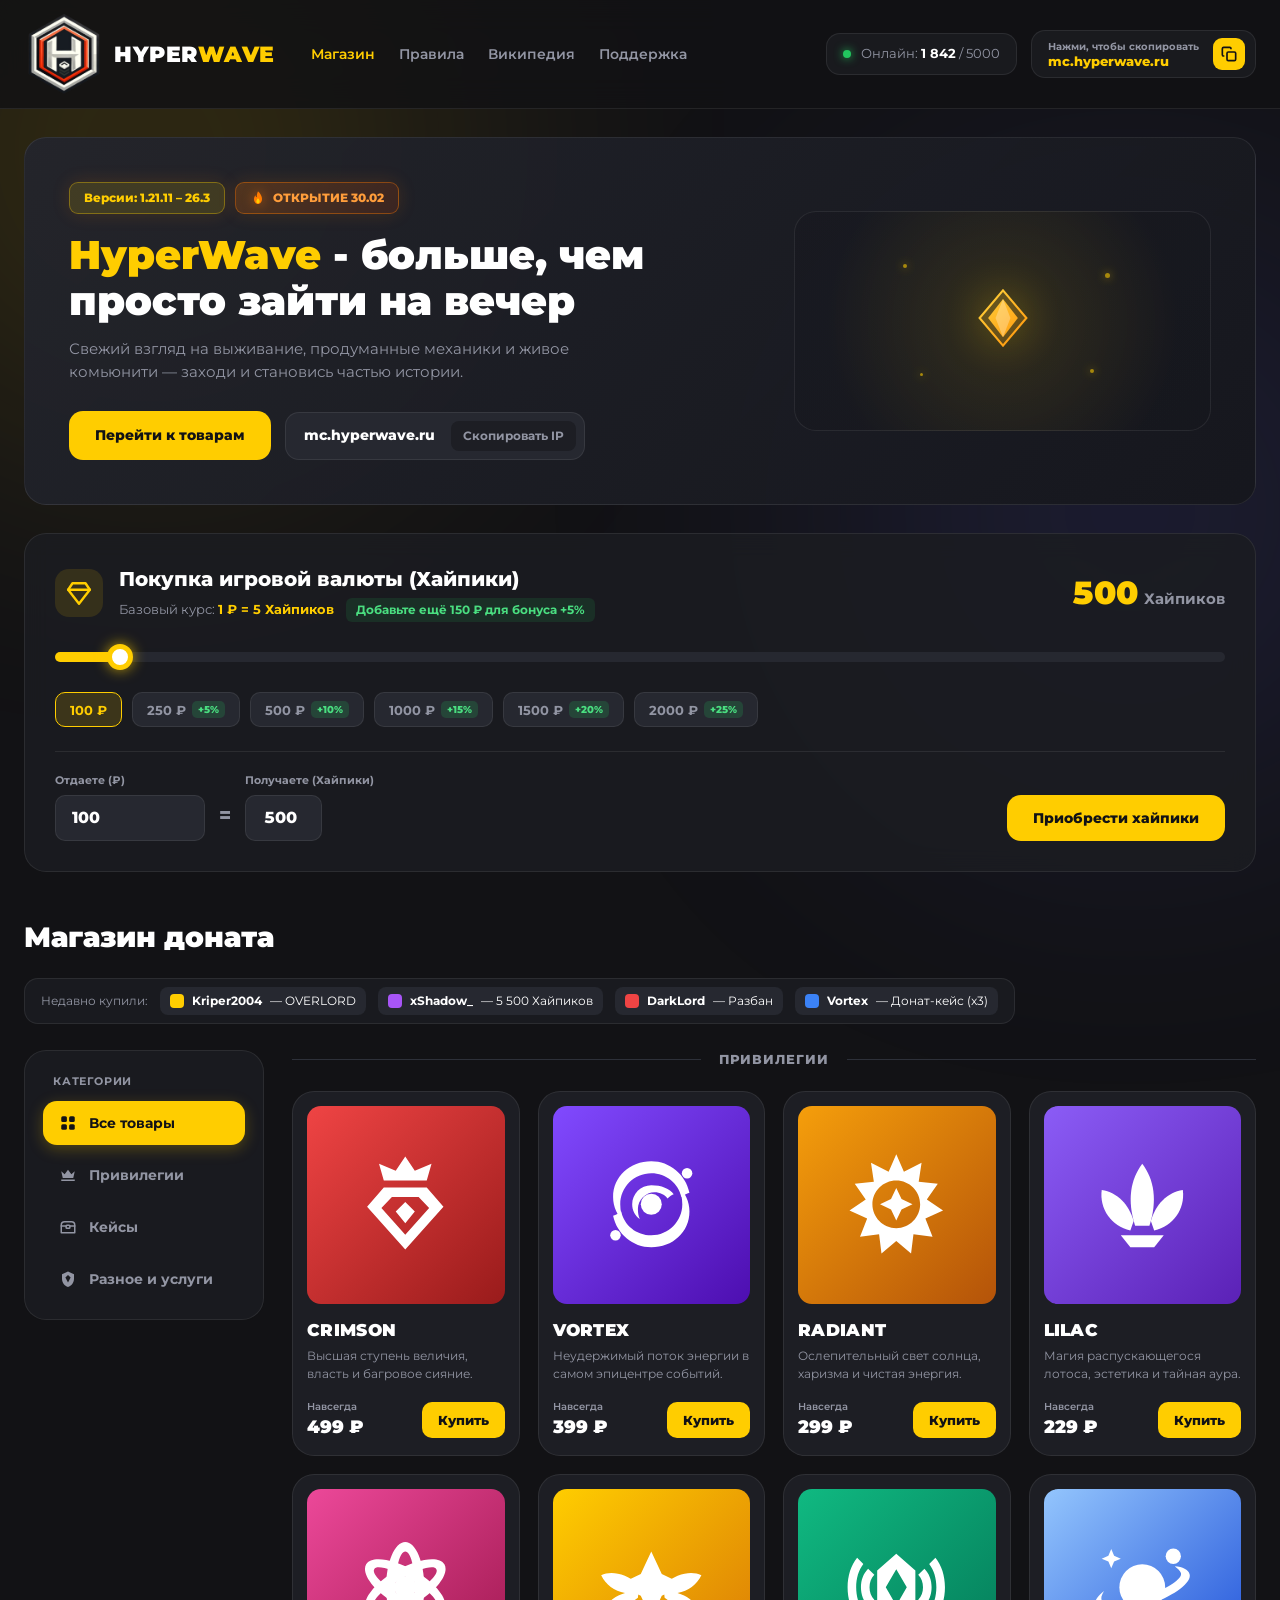
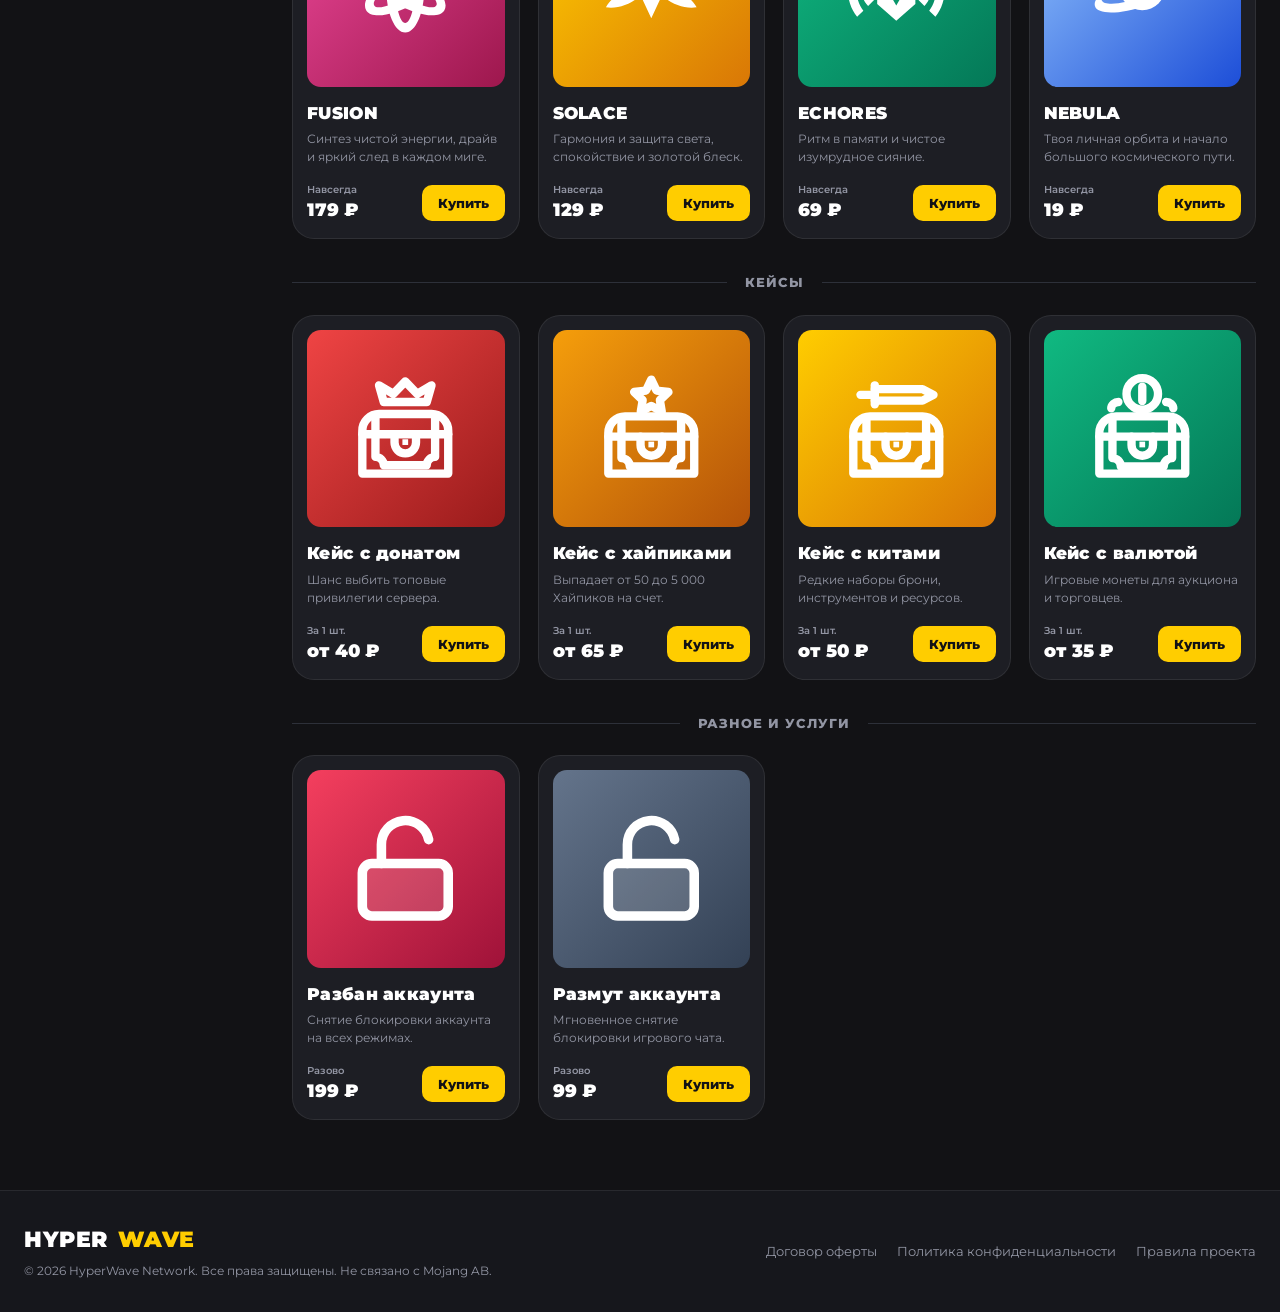
<file: index.html>
<!DOCTYPE html>
<html lang="ru">
<head>
    <meta charset="UTF-8">
    <meta name="viewport" content="width=device-width, initial-scale=1.0, maximum-scale=1.0, user-scalable=no">
    <link rel="icon" type="image/png" href="logo.png">
    <title>HyperWave — Официальный магазин сервера</title>
    <link rel="preconnect" href="https://fonts.googleapis.com">
    <link rel="preconnect" href="https://fonts.gstatic.com" crossorigin>
    <link rel="stylesheet" href="style.css">
    <link href="https://fonts.googleapis.com/css2?family=Montserrat:wght@500;600;700;800;900&display=swap" rel="stylesheet">
    <script src="https://checkout.tebex.io/public/checkout.js" async></script>
</head>
<body>

    <div class="bg-glow bg-glow-1"></div>
    <div class="bg-glow bg-glow-2"></div>

    <header class="navbar">
        <div class="container nav-inner">
            <div class="nav-left">
                <a href="index.html" class="logo">
                    <img src="logo.png" alt="HyperWave" class="logo-badge">
                    <span class="logo-text">HYPER<span class="accent">WAVE</span></span>
                </a>
                <nav class="nav-links">
                    <a href="index.html" class="active">Магазин</a>
                    <a href="rules.html">Правила</a>
                    <a href="#">Википедия</a>
                    <a href="#">Поддержка</a>
                </nav>
            </div>

            <div class="nav-right">
                <div class="online-pill">
                    <span class="pulse-dot"></span>
                    <span>Онлайн: <strong>1 842</strong> / 5000</span>
                </div>
                <button type="button" class="ip-header-btn" onclick="copyIP()">
                    <div class="ip-header-meta">
                        <span class="ip-label">Нажми, чтобы скопировать</span>
                        <span class="ip-val" id="server-ip">mc.hyperwave.ru</span>
                    </div>
                    <div class="copy-icon-box">
                        <svg width="16" height="16" viewBox="0 0 24 24" fill="none" stroke="currentColor" stroke-width="2.5">
                            <rect x="9" y="9" width="13" height="13" rx="2" ry="2"></rect>
                            <path d="M5 15H4a2 2 0 0 1-2-2V4a2 2 0 0 1 2-2h9a2 2 0 0 1 2 2v1"></path>
                        </svg>
                    </div>
                </button>
            </div>
        </div>
    </header>

    <main class="container">
        <section class="hero-banner">
            <div class="hero-content">
                <div class="hero-badges">
                    <span class="version-badge">Версии: 1.21.11 – 26.3</span>
                    <span class="season-badge">
                        <svg viewBox="0 0 24 24" width="16" height="16" fill="none">
                            <path d="M12 2C12 2 18 7.5 18 13.5C18 17.6 15.3 21 12 21C8.7 21 6 17.6 6 13.5C6 11.4 7 9.4 8.3 7.8C8.3 9.5 9.3 10.6 10.4 10.8C9.8 8.2 10.8 4.8 12 2Z" fill="#ff7b00"/>
                            <path d="M12 12.5C12 12.5 14.5 14.8 14.5 17.2C14.5 18.8 13.4 20 12 20C10.6 20 9.5 18.8 9.5 17.2C9.5 15.8 10.5 14.2 12 12.5Z" fill="#ffd000"/>
                        </svg>
                        ОТКРЫТИЕ 30.02
                    </span>
                </div>

                <h1><span class="accent">HyperWave</span> - больше, чем просто зайти на вечер</h1>
                <p>Свежий взгляд на выживание, продуманные механики и живое комьюнити — заходи и становись частью истории.</p>
                
                <div class="hero-actions">
                    <a href="#shop" class="btn-primary">Перейти к товарам</a>
                    <div class="hero-ip-box" onclick="copyIP()">
                        <span class="hero-ip-text">mc.hyperwave.ru</span>
                        <span class="hero-ip-copy">Скопировать IP</span>
                    </div>
                </div>
            </div>

            <div class="hero-art-card decor-wave-card">
                <div class="wave-ring wave-ring-1"></div>
                <div class="wave-ring wave-ring-2"></div>
                <div class="wave-ring wave-ring-3"></div>
                
                <div class="decor-core">
                    <svg viewBox="0 0 64 64" width="68" height="68" fill="none">
                        <defs>
                            <linearGradient id="coreGrad" x1="0" y1="0" x2="64" y2="64" gradientUnits="userSpaceOnUse">
                                <stop offset="0%" stop-color="#FFE047"/>
                                <stop offset="100%" stop-color="#FF8800"/>
                            </linearGradient>
                        </defs>
                        <path d="M32 6L54 32L32 58L10 32L32 6Z" fill="url(#coreGrad)" fill-opacity="0.18" stroke="url(#coreGrad)" stroke-width="2"/>
                        <path d="M32 14L46 32L32 50L18 32L32 14Z" fill="url(#coreGrad)"/>
                        <path d="M32 14L39 32L32 50L25 32L32 14Z" fill="#FFFFFF" fill-opacity="0.28"/>
                    </svg>
                </div>

                <span class="decor-spark spark-1"></span>
                <span class="decor-spark spark-2"></span>
                <span class="decor-spark spark-3"></span>
                <span class="decor-spark spark-4"></span>
            </div>
        </section>

        <section class="currency-section" id="currency">
            <div class="currency-top">
                <div class="currency-title-block">
                    <div class="currency-icon">
                        <svg viewBox="0 0 24 24" width="26" height="26" fill="none" stroke="var(--accent)" stroke-width="2.2" stroke-linecap="round" stroke-linejoin="round">
                            <polygon points="6 3 18 3 22 9 12 22 2 9 6 3"/>
                            <line x1="2" y1="9" x2="22" y2="9"/>
                        </svg>
                    </div>

                    <div>
                        <h2>Покупка игровой валюты (Хайпики)</h2>
                        <div class="rate-row">
                            <span class="rate-info">Базовый курс: <strong>1 ₽ = 5 Хайпиков</strong></span>
                            <span class="bonus-hint" id="bonus-hint">Добавьте ещё 150 ₽ для бонуса +5%</span>
                        </div>
                    </div>
                </div>
                <div class="currency-right-stats">
                    <div class="bonus-badge" id="bonus-badge" style="display: none;">Бонус +5%</div>
                    <div class="currency-big-counter">
                        <span id="coins-big-display">500</span> <small>Хайпиков</small>
                    </div>
                </div>
            </div>

            <div class="slider-container">
                <input type="range" id="currency-slider" min="10" max="2000" step="5" value="100">
            </div>

            <div class="preset-buttons">
                <button type="button" class="preset-btn" data-val="100">100 ₽</button>
                <button type="button" class="preset-btn" data-val="250">250 ₽ <span class="mini-tag">+5%</span></button>
                <button type="button" class="preset-btn" data-val="500">500 ₽ <span class="mini-tag">+10%</span></button>
                <button type="button" class="preset-btn" data-val="1000">1000 ₽ <span class="mini-tag">+15%</span></button>
                <button type="button" class="preset-btn" data-val="1500">1500 ₽ <span class="mini-tag">+20%</span></button>
                <button type="button" class="preset-btn" data-val="2000">2000 ₽ <span class="mini-tag">+25%</span></button>
            </div>

            <div class="currency-bottom">
                <div class="calc-inputs">
                    <div class="calc-field">
                        <label for="rub-input">Отдаете (₽)</label>
                        <input type="number" id="rub-input" min="10" max="100000" value="100">
                    </div>
                    <div class="calc-equals">=</div>
                    <div class="calc-field">
                        <label id="coins-field-label">Получаете (Хайпики)</label>
                        <div class="coins-output-box" id="coins-output-box">
                            <span class="coins-total-val" id="coins-total-val">500</span>
                            <span class="coins-breakdown" id="coins-breakdown"></span>
                        </div>
                    </div>
                </div>
                
                <div class="buy-btn-wrapper">
                    <div class="particles-container" id="particles-container"></div>
                    <button type="button" class="btn-primary btn-currency-buy" onclick="openCurrencyModal()">Приобрести хайпики</button>
                </div>
            </div>
        </section>

        <section class="shop-wrapper" id="shop">
            <div class="shop-header-bar">
                <h2>Магазин доната</h2>
                <div class="recent-purchases">
                    <span class="recent-label">Недавно купили:</span>
                    <div class="recent-list">
                        <div class="recent-item"><span class="avatar-dot" style="background:#ffcd00"></span> <b>Kriper2004</b> — OVERLORD</div>
                        <div class="recent-item"><span class="avatar-dot" style="background:#a855f7"></span> <b>xShadow_</b> — 5 500 Хайпиков</div>
                        <div class="recent-item"><span class="avatar-dot" style="background:#ef4444"></span> <b>DarkLord</b> — Разбан</div>
                        <div class="recent-item"><span class="avatar-dot" style="background:#3b82f6"></span> <b>Vortex</b> — Донат-кейс (x3)</div>
                    </div>
                </div>
            </div>

            <div class="shop-layout">
                <aside class="categories-sidebar">
                    <span class="sidebar-title">Категории</span>
                    <button type="button" class="cat-btn active" data-category="all">
                        <svg viewBox="0 0 24 24" width="18" height="18" fill="currentColor">
                            <rect x="3" y="3" width="7.5" height="7.5" rx="2"/>
                            <rect x="13.5" y="3" width="7.5" height="7.5" rx="2"/>
                            <rect x="3" y="13.5" width="7.5" height="7.5" rx="2"/>
                            <rect x="13.5" y="13.5" width="7.5" height="7.5" rx="2"/>
                        </svg> Все товары
                    </button>
                    <button type="button" class="cat-btn" data-category="privileges">
                        <svg viewBox="0 0 24 24" width="18" height="18" fill="currentColor"><path d="M3 18H21V20H3V18ZM3 7L7.5 11L12 5L16.5 11L21 7L19 16H5L3 7Z"/></svg> Привилегии
                    </button>
                    <button type="button" class="cat-btn" data-category="cases">
                        <svg viewBox="0 0 24 24" width="18" height="18" fill="none" stroke="currentColor" stroke-width="2" stroke-linecap="round" stroke-linejoin="round"><path d="M3 19.5H21V9.5C21 7.01 18.99 5 16.5 5H7.5C5.01 5 3 7.01 3 9.5V19.5Z"/><path d="M3 10.5H9.5M14.5 10.5H21"/><rect x="9.5" y="9.5" width="5" height="4" rx="1"/></svg> Кейсы
                    </button>
                    <button type="button" class="cat-btn" data-category="services">
                        <svg viewBox="0 0 24 24" width="18" height="18" fill="currentColor"><path d="M12 2L4 5.5V11.5C4 16.6 7.4 21.2 12 22.5C16.6 21.2 20 16.6 20 11.5V5.5L12 2ZM12 6.5L15.5 10L12 16.5L8.5 10L12 6.5Z"/></svg> Разное и услуги
                    </button>
                </aside>

                <div class="products-area" id="products-area"></div>
            </div>
        </section>
    </main>

    <footer class="footer">
        <div class="container footer-inner">
            <div>
                <div class="logo">HYPER<span class="accent">WAVE</span></div>
                <p class="footer-copy">© 2026 HyperWave Network. Все права защищены. Не связано с Mojang AB.</p>
            </div>
            <div class="footer-links">
                <a href="#">Договор оферты</a>
                <a href="#">Политика конфиденциальности</a>
                <a href="rules.html">Правила проекта</a>
            </div>
        </div>
    </footer>

    <div class="modal-overlay" id="buy-modal">
        <div class="modal-window">
            <button type="button" class="modal-close" onclick="closeModal()">×</button>
            <h3 class="modal-title">Оформление заказа</h3>

            <div class="case-type-switch" id="case-type-switch" style="display: none;">
                <button type="button" class="switch-opt active" id="switch-normal" onclick="setCaseType('normal')">Обычный (25 ₽)</button>
                <button type="button" class="switch-opt" id="switch-hyper" onclick="setCaseType('hyper')">Гипер-кейс (80 ₽)</button>
            </div>
            
            <div class="order-summary-card">
                <div class="order-thumb" id="modal-item-thumb"></div>
                <div class="order-details">
                    <span class="order-cat" id="modal-item-cat">Привилегия</span>
                    <div class="order-name" id="modal-item-name">OVERLORD</div>
                </div>
                <div class="order-price" id="modal-item-price">599 ₽</div>
            </div>

            <div class="case-qty-box" id="case-qty-box" style="display: none;">
                <div class="qty-top-row">
                    <label for="case-qty-input">Количество (шт.):</label>
                    <div class="unit-price-badge" id="unit-price-badge">Цена за шт: 25 ₽</div>
                </div>
                <div class="qty-presets" id="case-qty-presets"></div>
                <div class="qty-controls" style="margin-top: 10px;">
                    <button type="button" class="qty-step-btn" onclick="stepCaseQty(-1)">−</button>
                    <input type="number" id="case-qty-input" min="1" max="999" value="1">
                    <button type="button" class="qty-step-btn" onclick="stepCaseQty(1)">+</button>
                </div>
            </div>

            <form id="purchase-form" onsubmit="handlePurchase(event)">
                <div class="form-group">
                    <label for="nickname">Ваш игровой никнейм *</label>
                    <input type="text" id="nickname" placeholder="Введите точный ник с сервера" required>
                </div>

                <div class="form-group">
                    <label for="email">Почта для получения чека *</label>
                    <input type="email" id="email" placeholder="example@mail.ru" required>
                </div>

                <div class="form-group">
                    <label for="promo">Промокод (при наличии)</label>
                    <input type="text" id="promo" placeholder="Например: WAVE2026">
                </div>

                <div class="checkboxes">
                    <label class="checkbox-label">
                        <input type="checkbox" required>
                        <span>Я принимаю условия <a href="#">договора оферты</a> и <a href="rules.html" target="_blank">правил сервера</a></span>
                    </label>
                    <label class="checkbox-label">
                        <input type="checkbox" required>
                        <span>Согласен на обработку персональных данных</span>
                    </label>
                </div>

                <button type="submit" class="btn-primary btn-full">Перейти к оплате</button>
            </form>
        </div>
    </div>

    <div class="toast" id="toast">IP адрес mc.hyperwave.ru скопирован!</div>

    <div class="cat-splash-overlay" id="cat-splash">
        <div class="cat-splash-content">
            <div class="cat-splash-icon" id="cat-splash-icon"></div>
            <div class="cat-splash-title" id="cat-splash-title">Все товары</div>
        </div>
    </div>

    <nav class="mobile-tabbar" aria-label="Мобильная навигация">
        <a href="#shop" class="tabbar-item active" data-tab="shop">
            <svg viewBox="0 0 24 24" fill="none" stroke="currentColor" stroke-width="2" stroke-linecap="round" stroke-linejoin="round">
                <path d="M6 2L3 6v14a2 2 0 0 0 2 2h14a2 2 0 0 0 2-2V6l-3-4z"></path>
                <line x1="3" y1="6" x2="21" y2="6"></line>
                <path d="M16 10a4 4 0 0 1-8 0"></path>
            </svg>
            <span>Магазин</span>
        </a>
        <a href="#currency" class="tabbar-item" data-tab="currency">
            <svg viewBox="0 0 24 24" fill="none" stroke="currentColor" stroke-width="2" stroke-linecap="round" stroke-linejoin="round">
                <polygon points="6 3 18 3 22 9 12 22 2 9 6 3"></polygon>
                <line x1="2" y1="9" x2="22" y2="9"></line>
            </svg>
            <span>Хайпики</span>
        </a>
        <a href="rules.html" class="tabbar-item">
            <svg viewBox="0 0 24 24" fill="none" stroke="currentColor" stroke-width="2" stroke-linecap="round" stroke-linejoin="round">
                <path d="M14 2H6a2 2 0 0 0-2 2v16a2 2 0 0 0 2 2h12a2 2 0 0 0 2-2V8z"></path>
                <polyline points="14 2 14 8 20 8"></polyline>
                <line x1="16" y1="13" x2="8" y2="13"></line>
                <line x1="16" y1="17" x2="8" y2="17"></line>
            </svg>
            <span>Правила</span>
        </a>
        <button type="button" class="tabbar-item" onclick="copyIP()">
            <svg viewBox="0 0 24 24" fill="none" stroke="currentColor" stroke-width="2" stroke-linecap="round" stroke-linejoin="round">
                <rect x="9" y="9" width="13" height="13" rx="2" ry="2"></rect>
                <path d="M5 15H4a2 2 0 0 1-2-2V4a2 2 0 0 1 2-2h9a2 2 0 0 1 2 2v1"></path>
            </svg>
            <span>IP сервера</span>
        </button>
    </nav>

    <script src="script.js"></script>
</body>
</html>
</file>
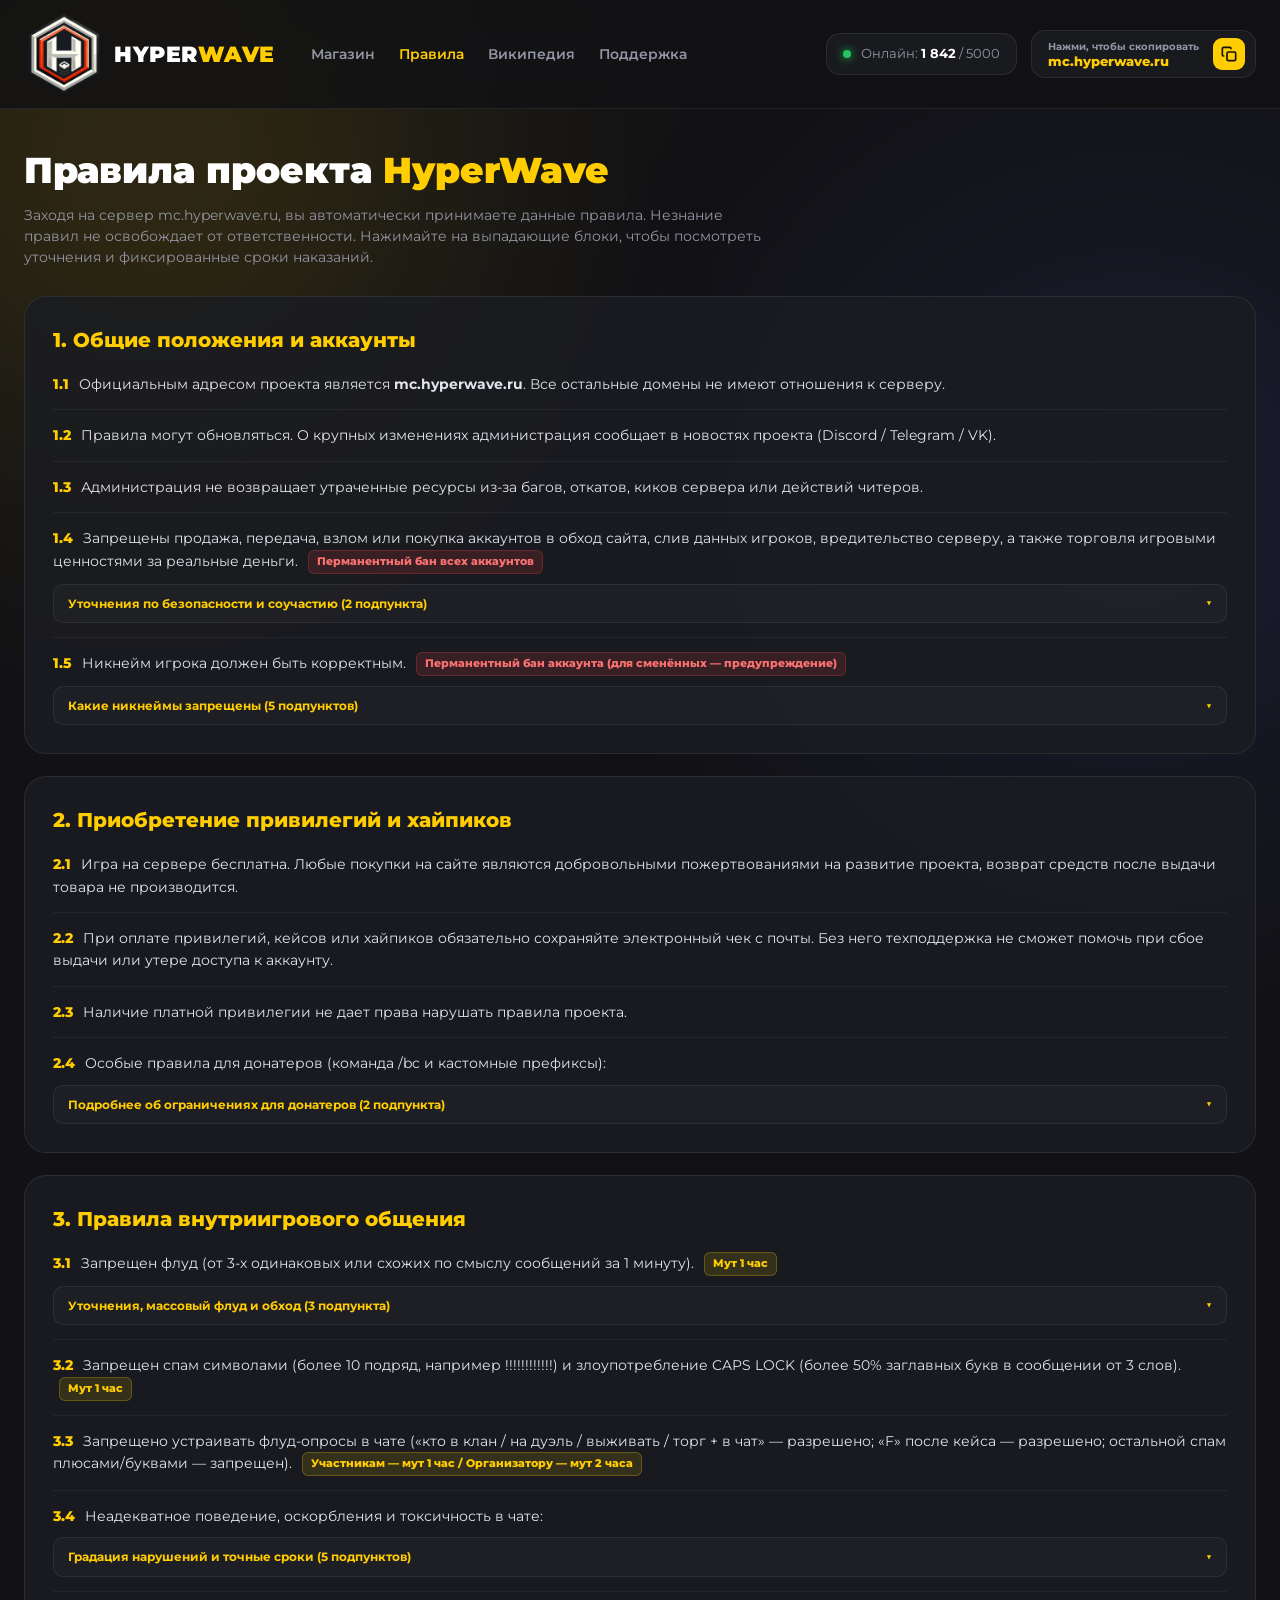
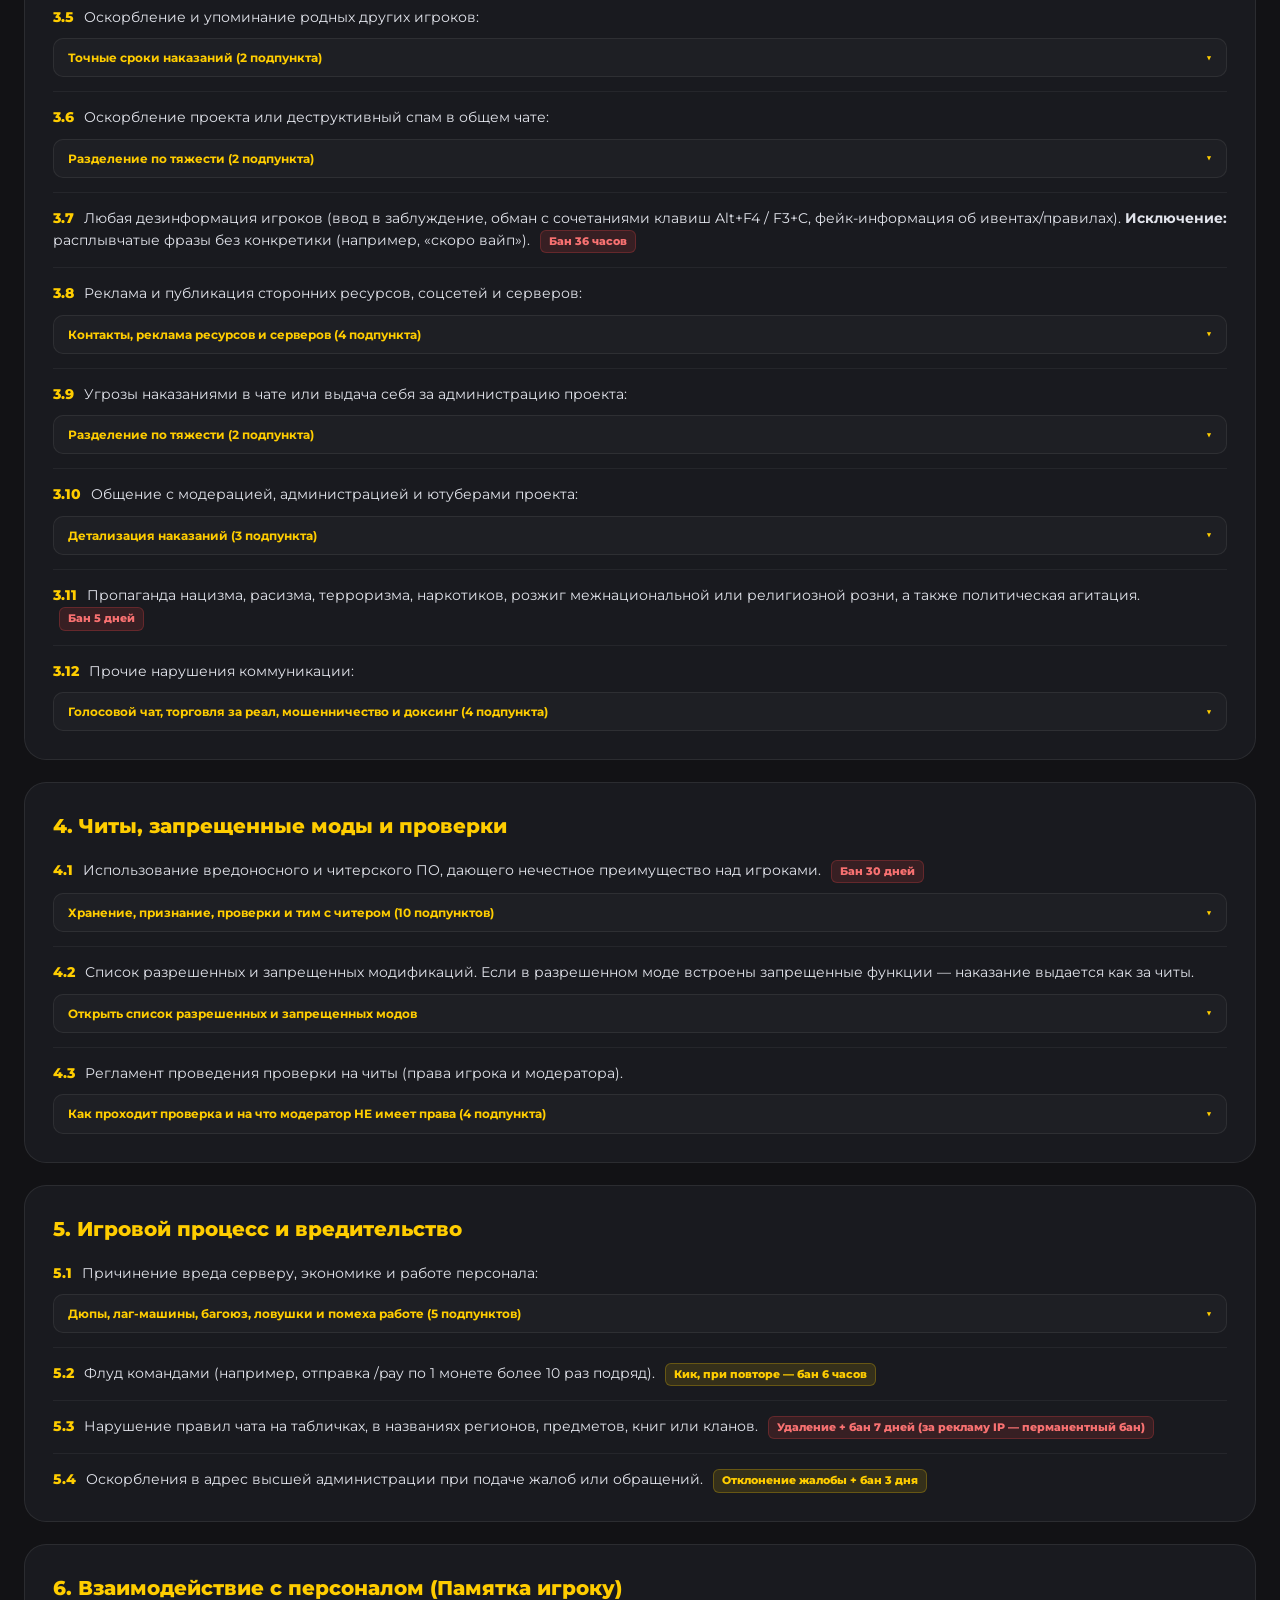
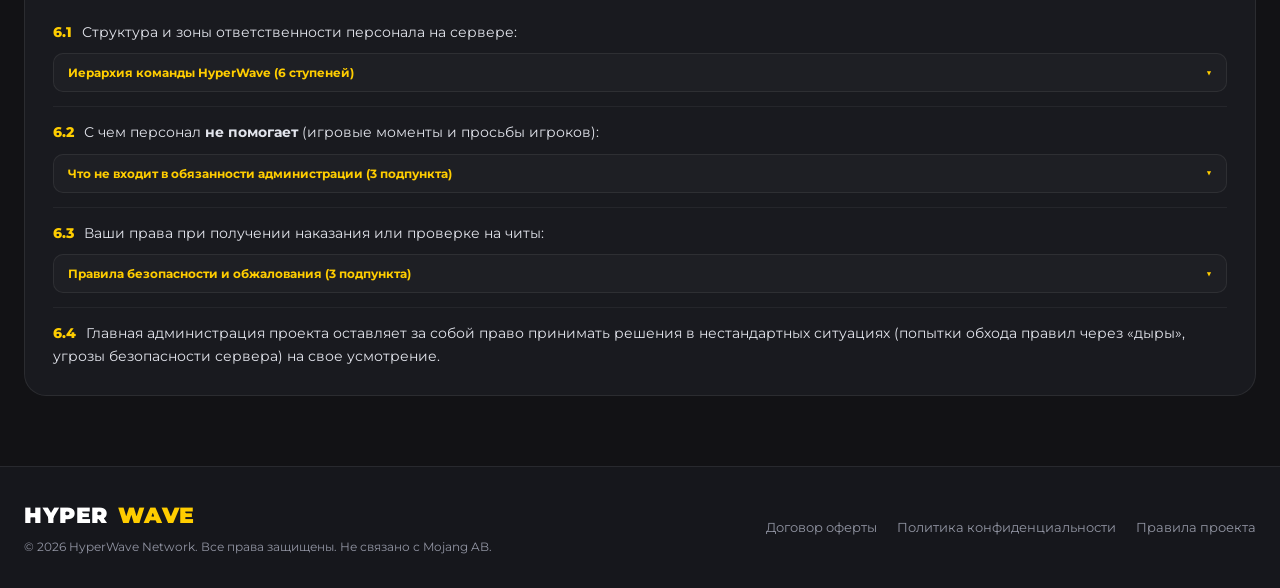
<file: rules.html>
<!DOCTYPE html>
<html lang="ru">
<head>
    <meta charset="UTF-8">
    <meta name="viewport" content="width=device-width, initial-scale=1.0, maximum-scale=1.0, user-scalable=no">
    <link rel="icon" type="image/png" href="logo.png">
    <title>HyperWave — Правила сервера</title>
    <link rel="stylesheet" href="style.css">
    <link href="https://fonts.googleapis.com/css2?family=Montserrat:wght@500;600;700;800;900&display=swap" rel="stylesheet">
    <style>
        .rules-header {
            margin: 34px 0 28px;
        }
        .rules-header h1 {
            font-size: 36px;
            font-weight: 900;
            margin-bottom: 8px;
        }
        .rules-header p {
            color: var(--text-muted);
            font-size: 14px;
            max-width: 740px;
        }
        .rules-container {
            display: flex;
            flex-direction: column;
            gap: 22px;
            margin-bottom: 70px;
        }
        .rule-card {
            background: var(--bg-surface);
            border: 1px solid var(--border);
            border-radius: var(--radius-lg);
            padding: 28px;
        }
        .rule-card h2 {
            font-size: 20px;
            font-weight: 800;
            margin-bottom: 18px;
            color: var(--accent);
            display: flex;
            align-items: center;
            gap: 10px;
        }
        .rule-list {
            display: flex;
            flex-direction: column;
            gap: 14px;
        }
        .rule-item {
            font-size: 14px;
            line-height: 1.6;
            color: #e2e4ec;
            padding-bottom: 14px;
            border-bottom: 1px solid rgba(255, 255, 255, 0.05);
        }
        .rule-item:last-child {
            border-bottom: none;
            padding-bottom: 0;
        }
        .rule-num {
            font-weight: 800;
            color: var(--accent);
            margin-right: 6px;
        }
        .punish {
            display: inline-block;
            background: rgba(239, 68, 68, 0.14);
            color: #f87171;
            border: 1px solid rgba(239, 68, 68, 0.25);
            font-size: 11px;
            font-weight: 800;
            padding: 2px 8px;
            border-radius: 6px;
            margin-left: 6px;
            vertical-align: middle;
        }
        .punish.soft {
            background: rgba(255, 205, 0, 0.12);
            color: var(--accent);
            border-color: rgba(255, 205, 0, 0.25);
        }
        .punish.green {
            background: rgba(34, 197, 94, 0.14);
            color: #4ade80;
            border-color: rgba(34, 197, 94, 0.25);
        }
        details.rule-details {
            margin-top: 10px;
            background: rgba(255, 255, 255, 0.025);
            border: 1px solid rgba(255, 255, 255, 0.07);
            border-radius: var(--radius-sm);
            overflow: hidden;
            transition: border-color 0.2s ease;
        }
        details.rule-details[open] {
            border-color: rgba(255, 205, 0, 0.35);
        }
        details.rule-details summary {
            padding: 9px 14px;
            font-size: 12px;
            font-weight: 700;
            color: var(--accent);
            cursor: pointer;
            list-style: none;
            display: flex;
            align-items: center;
            justify-content: space-between;
            user-select: none;
            transition: background 0.2s ease;
        }
        details.rule-details summary::-webkit-details-marker {
            display: none;
        }
        details.rule-details summary:hover {
            background: rgba(255, 205, 0, 0.06);
        }
        details.rule-details summary::after {
            content: '▼';
            font-size: 10px;
            transition: transform 0.25s ease;
        }
        details.rule-details[open] summary::after {
            transform: rotate(180deg);
        }
        .sub-rules {
            padding: 12px 16px 14px;
            border-top: 1px solid rgba(255, 255, 255, 0.05);
            display: flex;
            flex-direction: column;
            gap: 10px;
            background: rgba(18, 18, 21, 0.45);
            animation: slideDown 0.22s ease-out;
        }
        @keyframes slideDown {
            from { opacity: 0; transform: translateY(-4px); }
            to { opacity: 1; transform: translateY(0); }
        }
        .sub-rule-item {
            font-size: 13px;
            color: #c5c8d4;
            line-height: 1.55;
            padding-left: 10px;
            border-left: 2px solid rgba(255, 205, 0, 0.35);
        }
        .sub-num {
            font-weight: 800;
            color: #ffffff;
            margin-right: 5px;
        }
        .mods-grid {
            display: grid;
            grid-template-columns: repeat(auto-fill, minmax(250px, 1fr));
            gap: 8px;
            margin-top: 6px;
        }
        .mod-tag {
            background: var(--bg-input);
            border: 1px solid var(--border);
            padding: 6px 10px;
            border-radius: 7px;
            font-size: 12px;
            display: flex;
            justify-content: space-between;
            align-items: center;
            gap: 8px;
        }
        .mod-tag span {
            color: #f87171;
            font-weight: 700;
            font-size: 11px;
            white-space: nowrap;
        }
        .mod-tag.soft span {
            color: var(--accent);
        }
        .mod-tag.allowed span {
            color: #4ade80;
        }
        @media (max-width: 640px) {
            .rules-header h1 { font-size: 26px; }
            .rule-card { padding: 18px 16px; }
            .mods-grid { grid-template-columns: 1fr; }
        }
    </style>
</head>
<body>

    <div class="bg-glow bg-glow-1"></div>
    <div class="bg-glow bg-glow-2"></div>

    <header class="navbar">
        <div class="container nav-inner">
            <div class="nav-left">
                <a href="index.html" class="logo">
                    <img src="logo.png" alt="HyperWave" class="logo-badge">
                    <span class="logo-text">HYPER<span class="accent">WAVE</span></span>
                </a>
                <nav class="nav-links">
                    <a href="index.html">Магазин</a>
                    <a href="rules.html" class="active">Правила</a>
                    <a href="#">Википедия</a>
                    <a href="#">Поддержка</a>
                </nav>
            </div>

            <div class="nav-right">
                <div class="online-pill">
                    <span class="pulse-dot"></span>
                    <span>Онлайн: <strong>1 842</strong> / 5000</span>
                </div>
                <button type="button" class="ip-header-btn" onclick="copyIP()">
                    <div class="ip-header-meta">
                        <span class="ip-label">Нажми, чтобы скопировать</span>
                        <span class="ip-val" id="server-ip">mc.hyperwave.ru</span>
                    </div>
                    <div class="copy-icon-box">
                        <svg width="16" height="16" viewBox="0 0 24 24" fill="none" stroke="currentColor" stroke-width="2.5">
                            <rect x="9" y="9" width="13" height="13" rx="2" ry="2"></rect>
                            <path d="M5 15H4a2 2 0 0 1-2-2V4a2 2 0 0 1 2-2h9a2 2 0 0 1 2 2v1"></path>
                        </svg>
                    </div>
                </button>
            </div>
        </div>
    </header>

    <main class="container">
        <div class="rules-header">
            <h1>Правила проекта <span class="accent">HyperWave</span></h1>
            <p>Заходя на сервер mc.hyperwave.ru, вы автоматически принимаете данные правила. Незнание правил не освобождает от ответственности. Нажимайте на выпадающие блоки, чтобы посмотреть уточнения и фиксированные сроки наказаний.</p>
        </div>

        <div class="rules-container">
            <!-- 1 Общие положения -->
            <section class="rule-card">
                <h2>1. Общие положения и аккаунты</h2>
                <div class="rule-list">
                    <div class="rule-item">
                        <span class="rule-num">1.1</span> Официальным адресом проекта является <strong>mc.hyperwave.ru</strong>. Все остальные домены не имеют отношения к серверу.
                    </div>
                    <div class="rule-item">
                        <span class="rule-num">1.2</span> Правила могут обновляться. О крупных изменениях администрация сообщает в новостях проекта (Discord / Telegram / VK).
                    </div>
                    <div class="rule-item">
                        <span class="rule-num">1.3</span> Администрация не возвращает утраченные ресурсы из-за багов, откатов, киков сервера или действий читеров.
                    </div>
                    <div class="rule-item">
                        <span class="rule-num">1.4</span> Запрещены продажа, передача, взлом или покупка аккаунтов в обход сайта, слив данных игроков, вредительство серверу, а также торговля игровыми ценностями за реальные деньги. <span class="punish">Перманентный бан всех аккаунтов</span>
                        <details class="rule-details">
                            <summary>Уточнения по безопасности и соучастию (2 подпункта)</summary>
                            <div class="sub-rules">
                                <div class="sub-rule-item"><span class="sub-num">1.4.1</span> Осознанное соучастие в продаже валюты, взломах или вредительстве проекту наказывается аналогично. <span class="punish">Перманентный бан</span></div>
                                <div class="sub-rule-item"><span class="sub-num">1.4.2</span> Ответственность за безопасность аккаунта несет его владелец. Если аккаунт был взломан или передан, и с него нанесли серьезный вред серверу — разбану он не подлежит.</div>
                            </div>
                        </details>
                    </div>
                    <div class="rule-item">
                        <span class="rule-num">1.5</span> Никнейм игрока должен быть корректным. <span class="punish">Перманентный бан аккаунта (для сменённых — предупреждение)</span>
                        <details class="rule-details">
                            <summary>Какие никнеймы запрещены (5 подпунктов)</summary>
                            <div class="sub-rules">
                                <div class="sub-rule-item"><span class="sub-num">1.5.1</span> Имитирующие никнеймы высшей администрации (исключение — медиа-партнеры проекта).</div>
                                <div class="sub-rule-item"><span class="sub-num">1.5.2</span> Содержащие прямой мат, оскорбления игроков или пожелания смерти сотрудникам проекта.</div>
                                <div class="sub-rule-item"><span class="sub-num">1.5.3</span> Сексуального или откровенно аморального характера.</div>
                                <div class="sub-rule-item"><span class="sub-num">1.5.4</span> Содержащие названия читов и запрещенного ПО (пример: <code>Celestial777</code>).</div>
                                <div class="sub-rule-item"><span class="sub-num">1.5.5</span> Содержащие рекламу сторонних серверов или слова из анти-спам фильтра (в том числе завуалированные).</div>
                            </div>
                        </details>
                    </div>
                </div>
            </section>

            <!-- 2. Донат и платные услуги -->
            <section class="rule-card">
                <h2>2. Приобретение привилегий и хайпиков</h2>
                <div class="rule-list">
                    <div class="rule-item">
                        <span class="rule-num">2.1</span> Игра на сервере бесплатна. Любые покупки на сайте являются добровольными пожертвованиями на развитие проекта, возврат средств после выдачи товара не производится.
                    </div>
                    <div class="rule-item">
                        <span class="rule-num">2.2</span> При оплате привилегий, кейсов или хайпиков обязательно сохраняйте электронный чек с почты. Без него техподдержка не сможет помочь при сбое выдачи или утере доступа к аккаунту.
                    </div>
                    <div class="rule-item">
                        <span class="rule-num">2.3</span> Наличие платной привилегии не дает права нарушать правила проекта.
                    </div>
                    <div class="rule-item">
                        <span class="rule-num">2.4</span> Особые правила для донатеров (команда <code>/bc</code> и кастомные префиксы):
                        <details class="rule-details">
                            <summary>Подробнее об ограничениях для донатеров (2 подпункта)</summary>
                            <div class="sub-rules">
                                <div class="sub-rule-item"><span class="sub-num">2.4.1</span> Запрещено использовать <code>/bc</code> для флуда, нарушать в объявлениях правила чата или подделывать системные сообщения сервера. <span class="punish soft">Бан 2 дня</span></div>
                                <div class="sub-rule-item"><span class="sub-num">2.4.2</span> Кастомный префикс проходит модерацию. Запрещены оскорбления, мат и теги персонала (<code>Helper</code>, <code>Moder</code>, <code>Admin</code>, <code>Owner</code>, <code>Dev</code> и т.п.). При отклонении префикса из-за нарушения правил возврат средств не производится. <span class="punish soft">Отказ в выдаче префикса</span></div>
                            </div>
                        </details>
                    </div>
                </div>
            </section>

            <!-- 3. Внутриигровое общение -->
            <section class="rule-card">
                <h2>3. Правила внутриигрового общения</h2>
                <div class="rule-list">
                    <div class="rule-item">
                        <span class="rule-num">3.1</span> Запрещен флуд (от 3-х одинаковых или схожих по смыслу сообщений за 1 минуту). <span class="punish soft">Мут 1 час</span>
                        <details class="rule-details">
                            <summary>Уточнения, массовый флуд и обход (3 подпункта)</summary>
                            <div class="sub-rules">
                                <div class="sub-rule-item"><span class="sub-num">3.1.1</span> Согласованный спам одним и тем же текстом с группой игроков или через твинк-аккаунты. <span class="punish soft">Мут каждому на 2 часа</span></div>
                                <div class="sub-rule-item"><span class="sub-num">3.1.2</span> Массовый флуд одинаковыми сообщениями или буквами в короткий промежуток времени (<strong>исключение:</strong> написание «F» / поздравлений после выбивания игроком редкой награды из кейса). <span class="punish soft">Мут каждому участнику на 1 час</span></div>
                                <div class="sub-rule-item"><span class="sub-num">3.1.3</span> Обход кулдауна через <code>/bc</code> (2 сообщения в глобал + <code>/bc</code> или наоборот). <span class="punish soft">Мут 3 часа</span></div>
                            </div>
                        </details>
                    </div>

                    <div class="rule-item">
                        <span class="rule-num">3.2</span> Запрещен спам символами (более 10 подряд, например <code>!!!!!!!!!!!!</code>) и злоупотребление CAPS LOCK (более 50% заглавных букв в сообщении от 3 слов). <span class="punish soft">Мут 1 час</span>
                    </div>

                    <div class="rule-item">
                        <span class="rule-num">3.3</span> Запрещено устраивать флуд-опросы в чате («кто в клан / на дуэль / выживать / торг + в чат» — разрешено; «F» после кейса — разрешено; остальной спам плюсами/буквами — запрещен). <span class="punish soft">Участникам — мут 1 час / Организатору — мут 2 часа</span>
                    </div>

                    <div class="rule-item">
                        <span class="rule-num">3.4</span> Неадекватное поведение, оскорбления и токсичность в чате:
                        <details class="rule-details">
                            <summary>Градация нарушений и точные сроки (5 подпунктов)</summary>
                            <div class="sub-rules">
                                <div class="sub-rule-item"><span class="sub-num">3.4.1</span> Чрезмерное злоупотребление нецензурной лексикой (мат в каждом сообщении). <span class="punish soft">Мут 1 час</span></div>
                                <div class="sub-rule-item"><span class="sub-num">3.4.2</span> Оскорбления, унижения и угрозы в адрес игроков (даже без указания конкретного ника). <span class="punish soft">Мут 2 часа</span></div>
                                <div class="sub-rule-item"><span class="sub-num">3.4.3</span> Аморальное поведение и откровенный контент 18+ в общем чате. <span class="punish soft">Мут 2 часа</span></div>
                                <div class="sub-rule-item"><span class="sub-num">3.4.4</span> Систематическая травля игроков и грубое неадекватное поведение. <span class="punish soft">Мут 6 часов</span></div>
                                <div class="sub-rule-item"><span class="sub-num">3.4.5</span> Призывы к суициду или причинению себе вреда. <span class="punish">Мут 12 часов</span></div>
                            </div>
                        </details>
                    </div>

                    <div class="rule-item">
                        <span class="rule-num">3.5</span> Оскорбление и упоминание родных других игроков:
                        <details class="rule-details">
                            <summary>Точные сроки наказаний (2 подпункта)</summary>
                            <div class="sub-rules">
                                <div class="sub-rule-item"><span class="sub-num">3.5.1</span> Токсичное или завуалированное упоминание родных другого игрока. <span class="punish soft">Мут 1 день</span></div>
                                <div class="sub-rule-item"><span class="sub-num">3.5.2</span> Прямое оскорбление родителей или семьи другого игрока. <span class="punish">Мут 5 дней</span></div>
                            </div>
                        </details>
                    </div>

                    <div class="rule-item">
                        <span class="rule-num">3.6</span> Оскорбление проекта или деструктивный спам в общем чате:
                        <details class="rule-details">
                            <summary>Разделение по тяжести (2 подпункта)</summary>
                            <div class="sub-rules">
                                <div class="sub-rule-item"><span class="sub-num">3.6.1</span> Деструктивное нытье и провокации в общем чате без прямых оскорблений (конструктивная критика на форуме/в Discord разрешена). <span class="punish soft">Мут 2 часа</span></div>
                                <div class="sub-rule-item"><span class="sub-num">3.6.2</span> Прямое оскорбление и унижение проекта в любом чате. <span class="punish">Бан 7 дней</span></div>
                            </div>
                        </details>
                    </div>

                    <div class="rule-item">
                        <span class="rule-num">3.7</span> Любая дезинформация игроков (ввод в заблуждение, обман с сочетаниями клавиш <code>Alt+F4</code> / <code>F3+C</code>, фейк-информация об ивентах/правилах). <strong>Исключение:</strong> расплывчатые фразы без конкретики (например, «скоро вайп»). <span class="punish">Бан 36 часов</span>
                    </div>

                    <div class="rule-item">
                        <span class="rule-num">3.8</span> Реклама и публикация сторонних ресурсов, соцсетей и серверов:
                        <details class="rule-details">
                            <summary>Контакты, реклама ресурсов и серверов (4 подпункта)</summary>
                            <div class="sub-rules">
                                <div class="sub-rule-item"><span class="sub-num">3.8.1</span> Публикация личных Discord/Telegram-тегов в глобальном чате (разрешено в ЛС или при проверке модератором). <span class="punish soft">Мут 1 час</span></div>
                                <div class="sub-rule-item"><span class="sub-num">3.8.2</span> Упоминание и реклама сторонних групп, каналов и сайтов, не связанных с проектом. <span class="punish soft">Мут 2 дня (за обход — бан 3 дня)</span></div>
                                <div class="sub-rule-item"><span class="sub-num">3.8.3</span> Реклама других Minecraft-серверов в любом чате (включая ЛС и попытки обхода). <span class="punish">Перманентный бан</span></div>
                                <div class="sub-rule-item"><span class="sub-num">3.8.4</span> Распространение вредоносных ссылок, скримеров, стиллеров. <span class="punish">Перманентный бан</span></div>
                            </div>
                        </details>
                    </div>

                    <div class="rule-item">
                        <span class="rule-num">3.9</span> Угрозы наказаниями в чате или выдача себя за администрацию проекта:
                        <details class="rule-details">
                            <summary>Разделение по тяжести (2 подпункта)</summary>
                            <div class="sub-rules">
                                <div class="sub-rule-item"><span class="sub-num">3.9.1</span> Пустые угрозы баном, киком или мутом другим игрокам. <span class="punish soft">Мут 2 часа</span></div>
                                <div class="sub-rule-item"><span class="sub-num">3.9.2</span> Выдача себя за администратора, модератора или сотрудника проекта. <span class="punish">Бан 7 дней</span></div>
                            </div>
                        </details>
                    </div>

                    <div class="rule-item">
                        <span class="rule-num">3.10</span> Общение с модерацией, администрацией и ютуберами проекта:
                        <details class="rule-details">
                            <summary>Детализация наказаний (3 подпункта)</summary>
                            <div class="sub-rules">
                                <div class="sub-rule-item"><span class="sub-num">3.10.1</span> Выпрашивание ресурсов, привилегий или снятия наказаний у персонала проекта. <span class="punish soft">Варн (предупреждение), далее мут 2 часа</span></div>
                                <div class="sub-rule-item"><span class="sub-num">3.10.2</span> Прямое оскорбление модератора, администратора или ютубера проекта в любом чате. <span class="punish">Бан 7 дней</span></div>
                                <div class="sub-rule-item"><span class="sub-num">3.10.3</span> Оскорбление родных администрации или ютуберов. <span class="punish">Бан 14 дней</span></div>
                            </div>
                        </details>
                    </div>

                    <div class="rule-item">
                        <span class="rule-num">3.11</span> Пропаганда нацизма, расизма, терроризма, наркотиков, розжиг межнациональной или религиозной розни, а также политическая агитация. <span class="punish">Бан 5 дней</span>
                    </div>

                    <div class="rule-item">
                        <span class="rule-num">3.12</span> Прочие нарушения коммуникации:
                        <details class="rule-details">
                            <summary>Голосовой чат, торговля за реал, мошенничество и доксинг (4 подпункта)</summary>
                            <div class="sub-rules">
                                <div class="sub-rule-item"><span class="sub-num">3.12.1</span> Включение громкой музыки и посторонних звуков (Soundpad) в голосовой чат. <span class="punish soft">Мут 2 часа</span></div>
                                <div class="sub-rule-item"><span class="sub-num">3.12.2</span> Попытка продажи или обмена игровых ценностей за реальную валюту либо предметы из других игр. <span class="punish">Перманентный бан</span></div>
                                <div class="sub-rule-item"><span class="sub-num">3.12.3</span> Мошенничество, связанное с реальными деньгами или взломом аккаунтов. <span class="punish">Бан 15 дней</span></div>
                                <div class="sub-rule-item"><span class="sub-num">3.12.4</span> Слив личных данных игроков или персонала (доксинг, сватинг) и угрозы этим. <span class="punish">Перманентный бан</span></div>
                            </div>
                        </details>
                    </div>
                </div>
            </section>

            <!-- 4. Запрещенное ПО -->
            <section class="rule-card">
                <h2>4. Читы, запрещенные моды и проверки</h2>
                <div class="rule-list">
                    <div class="rule-item">
                        <span class="rule-num">4.1</span> Использование вредоносного и читерского ПО, дающего нечестное преимущество над игроками. <span class="punish">Бан 30 дней</span>
                        <details class="rule-details">
                            <summary>Хранение, признание, проверки и тим с читером (10 подпунктов)</summary>
                            <div class="sub-rules">
                                <div class="sub-rule-item"><span class="sub-num">4.1.1</span> Хранение читов на ПК или их удаление менее чем за 14 дней до проверки. <span class="punish">Бан 30 дней</span></div>
                                <div class="sub-rule-item"><span class="sub-num">4.1.2</span> Осознанная совместная игра в команде (тим) с игроком, использующим читы. <span class="punish">Бан 28 дней</span></div>
                                <div class="sub-rule-item"><span class="sub-num">4.1.3</span> Добровольное признание в использовании читов <strong>во время проверки</strong>. <span class="punish">Бан 27 дней</span></div>
                                <div class="sub-rule-item"><span class="sub-num">4.1.4</span> Признание в наличии у себя читов в любом игровом чате. <span class="punish soft">Бан 7 дней</span></div>
                                <div class="sub-rule-item"><span class="sub-num">4.1.5</span> Отказ от проверки, игнорирование модератора, выход с сервера во время проверки или намеренное её затягивание. <span class="punish">Бан 30 дней</span></div>
                                <div class="sub-rule-item"><span class="sub-num">4.1.6</span> Саботаж и уклон от проверки: создание фейк-папок с названиями читов, оскорбления модератора, а также частые повторяющиеся вопросы не по теме проверки или навязчивые просьбы не банить после предупреждения проверяющего. <span class="punish">Бан 30 дней</span></div>
                                <div class="sub-rule-item"><span class="sub-num">4.1.7</span> Использование виртуальных машин, блокировка доступа к дискам/программам или запуск <code>.bat</code>-скриптов очистки перед проверкой. <span class="punish">Бан 30 дней (хранение .bat очистки — бан 14 дней)</span></div>
                                <div class="sub-rule-item"><span class="sub-num">4.1.8</span> Обход активной блокировки аккаунта с твинков. <span class="punish">Бан 45 дней</span></div>
                                <div class="sub-rule-item"><span class="sub-num">4.1.9</span> Использование авто-копателей, авто-рыбалки, авто-лесорубов и кликеров для AFK-фарма. <span class="punish soft">Бан 5 дней (PvP-кликеры — бан 14 дней)</span></div>
                                <div class="sub-rule-item"><span class="sub-num">4.1.10</span> Использование ботов и скриптов, полностью автоматизирующих сложные игровые процессы (авто-сдача на фармилках, бот-казино и т.п.). <span class="punish">Бан 15 дней</span></div>
                            </div>
                        </details>
                    </div>

                    <div class="rule-item">
                        <span class="rule-num">4.2</span> Список разрешенных и запрещенных модификаций. Если в разрешенном моде встроены запрещенные функции — наказание выдается как за читы.
                        <details class="rule-details">
                            <summary>Открыть список разрешенных и запрещенных модов</summary>
                            <div class="sub-rules">
                                <div class="sub-rule-item">
                                    <strong>Разрешенные моды и визуалы:</strong>
                                    <div class="mods-grid">
                                        <div class="mod-tag allowed">Sodium / OptiFine / Iris <span>Разрешено</span></div>
                                        <div class="mod-tag allowed">Litematica (без Printer / EasyPlace) <span>Разрешено</span></div>
                                        <div class="mod-tag allowed">Xaero's/Voxel Minimap <span>Разрешено</span></div>
                                        <div class="mod-tag allowed">Really / Pulse / Fly Visuals <span>Разрешено</span></div>
                                    </div>
                                </div>
                                <div class="sub-rule-item">
                                    <strong>Запрещенные моды (средняя тяжесть):</strong>
                                    <div class="mods-grid">
                                        <div class="mod-tag soft">ElytraSwap / ArmorHotSwap <span>Бан 5 дней</span></div>
                                        <div class="mod-tag soft">AFK-Fish Mod <span>Бан 5 дней</span></div>
                                        <div class="mod-tag soft">InvMove / TopkaAutoBuy <span>Бан 7 дней</span></div>
                                        <div class="mod-tag soft">Litematica Printer / EasyPlace <span>Бан 7 дней</span></div>
                                        <div class="mod-tag soft">GoProne / CleanCut <span>Бан 14 дней</span></div>
                                        <div class="mod-tag soft">Grass Bypass / FastExp / Trajectories <span>Бан 14 дней</span></div>
                                        <div class="mod-tag soft">StepUp Mod <span>Бан 20 дней</span></div>
                                    </div>
                                </div>
                                <div class="sub-rule-item">
                                    <strong>Приравниваются к читам (Бан 30 дней):</strong>
                                    <div class="mods-grid">
                                        <div class="mod-tag">InventoryProfilesNext / ChestStealer <span>Бан 30 дней</span></div>
                                        <div class="mod-tag">Inventory Totem / AutoTotem / AutoArmor <span>Бан 30 дней</span></div>
                                        <div class="mod-tag">X-Ray / ChestESP / DiamondSim / SeedCracker <span>Бан 30 дней</span></div>
                                        <div class="mod-tag">FreeCam / NoClipFly / ElytraFly <span>Бан 30 дней</span></div>
                                        <div class="mod-tag">Baritone / Fabritone / Tweakeroo <span>Бан 30 дней</span></div>
                                        <div class="mod-tag">ClickCrystal / AutoClicky / AutoMaceSwap <span>Бан 30 дней</span></div>
                                        <div class="mod-tag">Aim Assistance / AutoAttack / TriggerBot <span>Бан 30 дней</span></div>
                                        <div class="mod-tag">PlayerHighlighter / Изменение хитбоксов <span>Бан 30 дней</span></div>
                                        <div class="mod-tag">NoJumpDelay / AutoLeave / FlySpeed / WorldDownloader <span>Бан 30 дней</span></div>
                                    </div>
                                </div>
                            </div>
                        </details>
                    </div>

                    <div class="rule-item">
                        <span class="rule-num">4.3</span> Регламент проведения проверки на читы (права игрока и модератора).
                        <details class="rule-details">
                            <summary>Как проходит проверка и на что модератор НЕ имеет права (4 подпункта)</summary>
                            <div class="sub-rules">
                                <div class="sub-rule-item"><span class="sub-num">4.3.1</span> Проверка проводится только с ПК (не с телефона) через программу <strong>AnyDesk</strong>. Если возникают проблемы с подключением, допускается проверка через демонстрацию экрана в <strong>Discord</strong>.</div>
                                <div class="sub-rule-item"><span class="sub-num">4.3.2</span> Модератор имеет право запрашивать только управление мышью и клавиатурой. Запрашивать полный доступ к системе запрещено.</div>
                                <div class="sub-rule-item"><span class="sub-num">4.3.3</span> Модератору запрещено скидывать вам какие-либо файлы со своего ПК. Все утилиты для проверки (SystemInformer, Everything, RecentFilesView, ShellbagAnalyzer, JournalTrace и др.) вы скачиваете сами с официальных сайтов или GitHub.</div>
                                <div class="sub-rule-item"><span class="sub-num">4.3.4</span> Старшая модерация (Moder+) при наличии веских подозрений в продаже валюты вправе попросить показать историю заказов на торговых площадках (FunPay и аналоги).</div>
                            </div>
                        </details>
                    </div>
                </div>
            </section>

            <!-- 5. Игровой процесс -->
            <section class="rule-card">
                <h2>5. Игровой процесс и вредительство</h2>
                <div class="rule-list">
                    <div class="rule-item">
                        <span class="rule-num">5.1</span> Причинение вреда серверу, экономике и работе персонала:
                        <details class="rule-details">
                            <summary>Дюпы, лаг-машины, багоюз, ловушки и помеха работе (5 подпунктов)</summary>
                            <div class="sub-rules">
                                <div class="sub-rule-item"><span class="sub-num">5.1.1</span> Использование и распространение дюпов. <span class="punish">Перманентный бан</span></div>
                                <div class="sub-rule-item"><span class="sub-num">5.1.2</span> Постройка лаг-машин и механизмов, намеренно нагружающих сервер. <span class="punish">Перманентный бан</span></div>
                                <div class="sub-rule-item"><span class="sub-num">5.1.3</span> Использование багов сервера в корыстных целях (багоюз). <span class="punish">Бан 14 дней</span></div>
                                <div class="sub-rule-item"><span class="sub-num">5.1.4</span> Создание заливов (лава/вода над постройками) и ловушек, из которых невозможно выбраться из-за ограничений сервера (стойки для брони, рыхлый снег, песок душ и т.д.). <span class="punish">Бан 14 дней + снос постройки</span></div>
                                <div class="sub-rule-item"><span class="sub-num">5.1.5</span> Помеха работе персонала: ложные вызовы, отвлечение модерации «по рофлу» или спам в <code>/report</code>. <span class="punish soft">Бан 6 часов</span></div>
                            </div>
                        </details>
                    </div>

                    <div class="rule-item">
                        <span class="rule-num">5.2</span> Флуд командами (например, отправка <code>/pay</code> по 1 монете более 10 раз подряд). <span class="punish soft">Кик, при повторе — бан 6 часов</span>
                    </div>

                    <div class="rule-item">
                        <span class="rule-num">5.3</span> Нарушение правил чата на табличках, в названиях регионов, предметов, книг или кланов. <span class="punish">Удаление + бан 7 дней (за рекламу IP — перманентный бан)</span>
                    </div>

                    <div class="rule-item">
                        <span class="rule-num">5.4</span> Оскорбления в адрес высшей администрации при подаче жалоб или обращений. <span class="punish soft">Отклонение жалобы + бан 3 дня</span>
                    </div>
                </div>
            </section>

            <!-- 6. Иерархия персонала и памятка игроку -->
            <section class="rule-card">
                <h2>6. Взаимодействие с персоналом (Памятка игроку)</h2>
                <div class="rule-list">
                    <div class="rule-item">
                        <span class="rule-num">6.1</span> Структура и зоны ответственности персонала на сервере:
                        <details class="rule-details">
                            <summary>Иерархия команды HyperWave (6 ступеней)</summary>
                            <div class="sub-rules">
                                <div class="sub-rule-item"><span class="sub-num">6.1.1</span> <strong class="staff-rank-title role-helper">HELPER</strong> — отвечает на вопросы игроков в чате, следит за порядком (борьба с матом, спамом и CAPS LOCK), выдает лайтовые наказания исключительно по чату. На проверки не вызывает.</div>
                                <div class="sub-rule-item"><span class="sub-num">6.1.2</span> <strong class="staff-rank-title role-senior-helper">ST.HELPER</strong> — опытный сотрудник чат-состава. Имеет расширенные полномочия и право выдавать временные блокировки (баны) за грубые нарушения правил общения (реклама, жесткие оскорбления).</div>
                                <div class="sub-rule-item"><span class="sub-num">6.1.3</span> <strong class="staff-rank-title role-moderator">MODER</strong> — игровой силовой блок. Выдает баны строго <strong>по реку</strong> (видеозаписи нарушения, присылаемой в Discord/Telegram) либо если находится в режиме спектатора (наблюдения) и своими глазами видит нарушение.</div>
                                <div class="sub-rule-item"><span class="sub-num">6.1.4</span> <strong class="staff-rank-title role-senior-moderator">ST.MODER</strong> — технический надзор. Самостоятельно вызывает игроков на проверки на читы, банит за нарушения, связанные с постройками (гриф, ловушки), и проверяет торговые площадки (FunPay).</div>
                                <div class="sub-rule-item"><span class="sub-num">6.1.5</span> <strong class="staff-rank-title role-chief-moderator">GL.MODER</strong> — высшая ступень контроля безопасности. Полномочен полностью <strong>отключать аккаунты</strong> за вредительство, дюпы и махинации; борется с бот-фермами и продавцами валюты. Курирует стажеров и имеет прямую связь с вышкой.</div>
                                <div class="sub-rule-item"><span class="sub-num">6.1.6</span> <strong class="staff-rank-title role-curator">CURATOR</strong> — руководство проектом. Отвечает за набор людей в состав, утверждение кастомных префиксов, решение глобальных вопросов и координацию всех отделов.</div>
                            </div>
                        </details>
                    </div>

                    <div class="rule-item">
                        <span class="rule-num">6.2</span> С чем персонал <strong>не помогает</strong> (игровые моменты и просьбы игроков):
                        <details class="rule-details">
                            <summary>Что не входит в обязанности администрации (3 подпункта)</summary>
                            <div class="sub-rules">
                                <div class="sub-rule-item"><span class="sub-num">6.2.1</span> Администрация не вмешивается в игровой процесс: не возвращает вещи после смерти в PvP или от мобов, не возмещает лут при гриферстве и обманах во время обменов без гаранта.</div>
                                <div class="sub-rule-item"><span class="sub-num">6.2.2</span> Если вы сами добавили игрока в свой регион или клан, а он забрал ресурсы — это игровой момент, наказание за это не выдается.</div>
                                <div class="sub-rule-item"><span class="sub-num">6.2.3</span> Персонал не телепортирует игроков по личным просьбам, не выдает ресурсы, не меняет время суток и не удаляет чужие приваты.</div>
                            </div>
                        </details>
                    </div>

                    <div class="rule-item">
                        <span class="rule-num">6.3</span> Ваши права при получении наказания или проверке на читы:
                        <details class="rule-details">
                            <summary>Правила безопасности и обжалования (3 подпункта)</summary>
                            <div class="sub-rules">
                                <div class="sub-rule-item"><span class="sub-num">6.3.1</span> На каждое выданное наказание у модератора есть доказательства (скриншот или запись). Если вы не согласны с баном или мутом, вы можете подать обжалование на форуме или в поддержке в течение <strong>3 дней</strong>.</div>
                                <div class="sub-rule-item"><span class="sub-num">6.3.2</span> Модератор <strong>не имеет права</strong> просить у вас пароль от аккаунта, коды из соцсетей, полный доступ к вашей файловой системе через AnyDesk или заставлять скачивать сторонние программы с личных ссылок.</div>
                                <div class="sub-rule-item"><span class="sub-num">6.3.3</span> Если сотрудник персонала превышает полномочия, ведет себя неадекватно или покрывает нарушителей — вы можете подать жалобу на него в разделе поддержки, приложив доказательства.</div>
                            </div>
                        </details>
                    </div>

                    <div class="rule-item">
                        <span class="rule-num">6.4</span> Главная администрация проекта оставляет за собой право принимать решения в нестандартных ситуациях (попытки обхода правил через «дыры», угрозы безопасности сервера) на свое усмотрение.
                    </div>
                </div>
            </section>
        </div>
    </main>

    <footer class="footer">
        <div class="container footer-inner">
            <div>
                <div class="logo">HYPER<span class="accent">WAVE</span></div>
                <p class="footer-copy">© 2026 HyperWave Network. Все права защищены. Не связано с Mojang AB.</p>
            </div>
            <div class="footer-links">
                <a href="#">Договор оферты</a>
                <a href="#">Политика конфиденциальности</a>
                <a href="rules.html">Правила проекта</a>
            </div>
        </div>
    </footer>

    <div class="toast" id="toast">IP адрес mc.hyperwave.ru скопирован!</div>

    <nav class="mobile-tabbar" aria-label="Мобильная навигация">
        <a href="index.html#shop" class="tabbar-item">
            <svg viewBox="0 0 24 24" fill="none" stroke="currentColor" stroke-width="2" stroke-linecap="round" stroke-linejoin="round">
                <path d="M6 2L3 6v14a2 2 0 0 0 2 2h14a2 2 0 0 0 2-2V6l-3-4z"></path>
                <line x1="3" y1="6" x2="21" y2="6"></line>
                <path d="M16 10a4 4 0 0 1-8 0"></path>
            </svg>
            <span>Магазин</span>
        </a>
        <a href="index.html#currency" class="tabbar-item">
            <svg viewBox="0 0 24 24" fill="none" stroke="currentColor" stroke-width="2" stroke-linecap="round" stroke-linejoin="round">
                <polygon points="6 3 18 3 22 9 12 22 2 9 6 3"></polygon>
                <line x1="2" y1="9" x2="22" y2="9"></line>
            </svg>
            <span>Хайпики</span>
        </a>
        <a href="rules.html" class="tabbar-item active">
            <svg viewBox="0 0 24 24" fill="none" stroke="currentColor" stroke-width="2" stroke-linecap="round" stroke-linejoin="round">
                <path d="M14 2H6a2 2 0 0 0-2 2v16a2 2 0 0 0 2 2h12a2 2 0 0 0 2-2V8z"></path>
                <polyline points="14 2 14 8 20 8"></polyline>
                <line x1="16" y1="13" x2="8" y2="13"></line>
                <line x1="16" y1="17" x2="8" y2="17"></line>
            </svg>
            <span>Правила</span>
        </a>
        <button type="button" class="tabbar-item" onclick="copyIP()">
            <svg viewBox="0 0 24 24" fill="none" stroke="currentColor" stroke-width="2" stroke-linecap="round" stroke-linejoin="round">
                <rect x="9" y="9" width="13" height="13" rx="2" ry="2"></rect>
                <path d="M5 15H4a2 2 0 0 1-2-2V4a2 2 0 0 1 2-2h9a2 2 0 0 1 2 2v1"></path>
            </svg>
            <span>IP сервера</span>
        </button>
    </nav>

    <script src="script.js"></script>
</body>
</html>
</file>
<file: style.css>
:root {
    --bg-body: #121215;
    --bg-surface: rgba(28, 29, 34, 0.85);
    --bg-card: #1d1e24;
    --bg-input: #262830;
    --accent: #ffcd00;
    --accent-hover: #ffe047;
    --green-bonus: #22c55e;
    --text-main: #ffffff;
    --text-muted: #9295a3;
    --border: rgba(255, 255, 255, 0.08);
    --divider-line: #2d3039;
    --radius-lg: 22px;
    --radius-md: 14px;
    --radius-sm: 10px;
}

*, *::before, *::after {
    box-sizing: border-box;
    -webkit-tap-highlight-color: transparent;
}

* {
    margin: 0;
    padding: 0;
    font-family: 'Montserrat', sans-serif;
}

html {
    scroll-behavior: smooth;
}

body {
    background-color: var(--bg-body);
    color: var(--text-main);
    line-height: 1.5;
    overflow-x: hidden;
    position: relative;
}

.bg-glow {
    position: fixed;
    width: 600px;
    height: 600px;
    border-radius: 50%;
    filter: blur(140px);
    opacity: 0.14;
    pointer-events: none;
    z-index: -1;
}

.bg-glow-1 {
    top: -150px;
    left: -150px;
    background: #ffcd00;
}

.bg-glow-2 {
    bottom: 10%;
    right: -150px;
    background: #6366f1;
}

.container {
    max-width: 1280px;
    margin: 0 auto;
    padding: 0 24px;
}

.accent {
    color: var(--accent);
}

.navbar {
    background: rgba(18, 18, 21, 0.85);
    backdrop-filter: blur(16px);
    -webkit-backdrop-filter: blur(16px);
    border-bottom: 1px solid var(--border);
    position: sticky;
    top: 0;
    z-index: 100;
    padding: 14px 0;
}

.nav-inner {
    display: flex;
    justify-content: space-between;
    align-items: center;
    gap: 12px;
}

.nav-left {
    display: flex;
    align-items: center;
    gap: 36px;
    min-width: 0;
}

.logo {
    text-decoration: none;
    color: var(--text-main);
    font-size: 22px;
    font-weight: 900;
    display: flex;
    align-items: center;
    gap: 10px;
    letter-spacing: 0.5px;
    white-space: nowrap;
}

.logo-badge {
    width: 80px;
    height: 80px;
    border-radius: 14px;
    object-fit: contain;
    display: block;
    flex-shrink: 0;
}
.nav-links {
    display: flex;
    gap: 24px;
}

.nav-links a.active {
    color: var(--accent) !important;
}

.nav-links a {
    color: var(--text-muted);
    text-decoration: none;
    font-size: 14px;
    font-weight: 600;
    transition: 0.2s ease-out;
}

.nav-links a:hover {
    color: var(--text-main);
}

.nav-right {
    display: flex;
    align-items: center;
    gap: 14px;
    flex-shrink: 0;
}

.online-pill {
    background: var(--bg-surface);
    border: 1px solid var(--border);
    padding: 10px 16px;
    border-radius: var(--radius-md);
    font-size: 13px;
    color: var(--text-muted);
    display: flex;
    align-items: center;
    gap: 10px;
    white-space: nowrap;
}

.online-pill strong {
    color: var(--text-main);
}

.pulse-dot {
    width: 8px;
    height: 8px;
    background: #22c55e;
    border-radius: 50%;
    box-shadow: 0 0 10px #22c55e;
    flex-shrink: 0;
}

.ip-header-btn {
    background: var(--bg-surface);
    border: 1px solid var(--border);
    padding: 7px 10px 7px 16px;
    border-radius: var(--radius-md);
    display: flex;
    align-items: center;
    gap: 14px;
    cursor: pointer;
    color: var(--text-main);
    transition: 0.2s ease-out;
}

.ip-header-btn:hover {
    border-color: var(--accent);
}

.ip-header-meta {
    display: flex;
    flex-direction: column;
    text-align: left;
}

.ip-label {
    font-size: 10px;
    color: var(--text-muted);
    font-weight: 700;
}

.ip-val {
    font-size: 13px;
    font-weight: 800;
    color: var(--accent);
}

.copy-icon-box {
    background: var(--accent);
    color: #121215;
    width: 32px;
    height: 32px;
    border-radius: 9px;
    display: flex;
    align-items: center;
    justify-content: center;
}

.hero-banner {
    margin-top: 28px;
    background: linear-gradient(135deg, rgba(35, 37, 46, 0.9) 0%, rgba(22, 23, 29, 0.95) 100%);
    border: 1px solid var(--border);
    border-radius: var(--radius-lg);
    padding: 44px;
    display: grid;
    grid-template-columns: 1.25fr 0.75fr;
    gap: 30px;
    align-items: center;
    position: relative;
    overflow: hidden;
}

.hero-badges {
    display: flex;
    align-items: center;
    gap: 10px;
    margin-bottom: 18px;
    flex-wrap: wrap;
}

.version-badge,
.season-badge {
    display: inline-flex !important;
    align-items: center;
    justify-content: center;
    gap: 7px;
    height: 32px;
    padding: 0 14px;
    border-radius: 9px;
    font-size: 12px;
    font-weight: 800;
    line-height: 1;
    white-space: nowrap;
    background: linear-gradient(135deg, rgba(255, 123, 0, 0.22), rgba(255, 68, 0, 0.12)) !important;
    color: #ff9d3b !important;
    border: 1px solid rgba(255, 123, 0, 0.4) !important;
    box-shadow: 0 0 18px rgba(255, 123, 0, 0.15);
}

.version-badge {
    background: rgba(255, 205, 0, 0.14) !important;
    color: var(--accent) !important;
    border: 1px solid rgba(255, 205, 0, 0.35) !important;
}

.season-badge svg {
    flex-shrink: 0;
    filter: drop-shadow(0 0 6px rgba(255, 123, 0, 0.6));
}

.hero-content h1 {
    font-size: 40px;
    font-weight: 900;
    line-height: 1.15;
    margin-bottom: 14px;
}

.hero-content p {
    color: var(--text-muted);
    font-size: 15px;
    max-width: 520px;
    margin-bottom: 28px;
}

.hero-actions {
    display: flex;
    align-items: center;
    gap: 14px;
    flex-wrap: wrap;
}

.btn-primary {
    background: var(--accent);
    color: #121215;
    border: none;
    padding: 14px 26px;
    border-radius: var(--radius-md);
    font-weight: 800;
    font-size: 14px;
    text-decoration: none;
    cursor: pointer;
    transition: 0.2s ease-out;
    display: inline-flex;
    align-items: center;
    justify-content: center;
    white-space: nowrap;
}

.btn-primary:hover {
    background: var(--accent-hover);
    transform: translateY(-2px);
    box-shadow: 0 8px 20px rgba(255, 205, 0, 0.25);
}

.hero-ip-box {
    background: var(--bg-input);
    border: 1px solid var(--border);
    padding: 8px 8px 8px 18px;
    border-radius: var(--radius-md);
    display: flex;
    align-items: center;
    gap: 16px;
    cursor: pointer;
    transition: 0.2s ease-out;
}

.hero-ip-box:hover {
    border-color: var(--accent);
}

.hero-ip-text {
    font-weight: 800;
    font-size: 14px;
    white-space: nowrap;
}

.hero-ip-copy {
    background: var(--bg-card);
    color: var(--text-muted);
    padding: 6px 12px;
    border-radius: 8px;
    font-size: 12px;
    font-weight: 700;
    white-space: nowrap;
}

.hero-art-card {
    background: radial-gradient(circle at center, rgba(255, 205, 0, 0.14) 0%, rgba(255, 255, 255, 0.02) 75%);
    border: 1px solid var(--border);
    border-radius: var(--radius-lg);
    padding: 24px;
    display: flex;
    flex-direction: column;
    align-items: center;
    justify-content: center;
}

/* === ДИНАМИЧЕСКОЕ СВЕЧЕНИЕ БЛОКА ВАЛЮТЫ === */
.currency-section {
    margin-top: 28px;
    background: var(--bg-surface);
    backdrop-filter: blur(12px);
    -webkit-backdrop-filter: blur(12px);
    border: 1px solid var(--border);
    border-radius: var(--radius-lg);
    padding: 30px;
    transition: box-shadow 0.4s ease, border-color 0.4s ease;
    overflow: hidden;
}

.currency-section.tier-5  { box-shadow: 0 0 25px rgba(255, 205, 0, 0.1); border-color: rgba(255, 205, 0, 0.25); }
.currency-section.tier-10 { box-shadow: 0 0 40px rgba(255, 205, 0, 0.2); border-color: rgba(255, 205, 0, 0.4); }
.currency-section.tier-15 { box-shadow: 0 0 60px rgba(255, 205, 0, 0.35); border-color: rgba(255, 205, 0, 0.6); }
.currency-section.tier-20 { box-shadow: 0 0 80px rgba(255, 205, 0, 0.5); border-color: rgba(255, 205, 0, 0.8); }
.currency-section.tier-25 { box-shadow: 0 0 110px rgba(255, 205, 0, 0.75), inset 0 0 35px rgba(255, 205, 0, 0.2); border-color: var(--accent); }

.currency-top {
    display: flex;
    justify-content: space-between;
    align-items: center;
    margin-bottom: 22px;
    flex-wrap: wrap;
    gap: 16px;
}

.currency-title-block {
    display: flex;
    align-items: center;
    gap: 16px;
    min-width: 0;
}

.currency-icon {
    width: 48px;
    height: 48px;
    background: rgba(255, 205, 0, 0.12);
    border-radius: var(--radius-md);
    display: flex;
    align-items: center;
    justify-content: center;
    font-size: 24px;
    flex-shrink: 0;
}

.currency-title-block h2 {
    font-size: 20px;
    font-weight: 800;
    margin-bottom: 4px;
}

.rate-row {
    display: flex;
    align-items: center;
    gap: 12px;
    flex-wrap: wrap;
}

.rate-info {
    font-size: 13px;
    color: var(--text-muted);
}

.rate-info strong {
    color: var(--accent);
}

.bonus-hint {
    font-size: 12px;
    font-weight: 700;
    color: #4ade80;
    background: rgba(34, 197, 94, 0.12);
    padding: 3px 10px;
    border-radius: 6px;
}

.currency-right-stats {
    display: flex;
    align-items: center;
    gap: 12px;
    justify-content: flex-end;
    min-width: 0;
}

.bonus-badge {
    background: linear-gradient(135deg, #22c55e, #16a34a);
    color: #121215;
    font-size: 13px;
    font-weight: 900;
    padding: 6px 12px;
    border-radius: 10px;
    box-shadow: 0 4px 14px rgba(34, 197, 94, 0.35);
    white-space: nowrap;
    flex-shrink: 0;
}

.currency-big-counter {
    font-size: 32px;
    font-weight: 900;
    color: var(--accent);
    font-variant-numeric: tabular-nums;
    text-align: right;
    display: flex;
    align-items: baseline;
    gap: 6px;
    white-space: nowrap;
}

.currency-big-counter small {
    font-size: 15px;
    color: var(--text-muted);
    font-weight: 700;
    white-space: nowrap;
}

/* === ПОЛЗУНОК ВАЛЮТЫ === */
.slider-container {
    margin: 22px 0;
    padding: 8px 0;
    touch-action: pan-y;
}

input[type="range"] {
    -webkit-appearance: none;
    appearance: none;
    width: 100%;
    height: 10px;
    border-radius: 999px;
    background: #262830;
    outline: none;
    cursor: pointer;
    display: block;
}

input[type="range"]::-webkit-slider-runnable-track {
    height: 10px;
    border-radius: 999px;
}

input[type="range"]::-webkit-slider-thumb {
    -webkit-appearance: none;
    appearance: none;
    width: 26px;
    height: 26px;
    border-radius: 50%;
    background: #ffffff;
    border: 5px solid var(--accent);
    box-shadow: 0 0 14px rgba(255, 205, 0, 0.7);
    cursor: pointer;
    margin-top: -8px;
    transition: transform 0.15s ease-out;
}

input[type="range"]::-moz-range-track {
    height: 10px;
    border-radius: 999px;
    background: transparent;
}

input[type="range"]::-moz-range-thumb {
    width: 26px;
    height: 26px;
    border-radius: 50%;
    background: #ffffff;
    border: 5px solid var(--accent);
    box-shadow: 0 0 14px rgba(255, 205, 0, 0.7);
    cursor: pointer;
}

.preset-buttons {
    display: flex;
    gap: 10px;
    margin-bottom: 24px;
    flex-wrap: wrap;
}

.preset-btn {
    background: var(--bg-input);
    border: 1px solid var(--border);
    color: var(--text-muted);
    padding: 8px 14px;
    border-radius: var(--radius-sm);
    font-size: 13px;
    font-weight: 700;
    cursor: pointer;
    transition: 0.2s ease-out;
    display: inline-flex;
    align-items: center;
    justify-content: center;
    gap: 6px;
    white-space: nowrap;
}

.preset-btn .mini-tag {
    background: rgba(34, 197, 94, 0.18);
    color: #4ade80;
    font-size: 10px;
    font-weight: 800;
    padding: 2px 6px;
    border-radius: 5px;
    white-space: nowrap;
}

.preset-btn:hover {
    color: var(--text-main);
    border-color: rgba(255, 255, 255, 0.2);
}

.preset-btn.active {
    background: rgba(255, 205, 0, 0.15);
    border-color: var(--accent);
    color: var(--accent);
}

.currency-bottom {
    display: flex;
    justify-content: space-between;
    align-items: flex-end;
    gap: 20px;
    flex-wrap: wrap;
    padding-top: 20px;
    border-top: 1px solid var(--border);
}

.calc-inputs {
    display: flex;
    align-items: center;
    gap: 14px;
    flex-wrap: wrap;
}

.calc-field {
    min-width: 0;
}

.calc-field label {
    display: block;
    font-size: 11px;
    color: var(--text-muted);
    margin-bottom: 6px;
    font-weight: 700;
    white-space: nowrap;
}

.calc-field input {
    background: var(--bg-input);
    border: 1px solid var(--border);
    color: var(--text-main);
    padding: 12px 16px;
    border-radius: var(--radius-sm);
    font-size: 16px;
    font-weight: 800;
    width: 150px;
    height: 46px;
    outline: none;
}

.calc-field input:focus {
    border-color: var(--accent);
}

.coins-output-box {
    background: var(--bg-input);
    border: 1px solid var(--border);
    padding: 0 18px;
    border-radius: var(--radius-sm);
    height: 46px;
    display: inline-flex;
    align-items: center;
    gap: 6px;
    width: auto;
    max-width: 100%;
    font-size: 16px;
    font-weight: 800;
    font-variant-numeric: tabular-nums;
    white-space: nowrap;
    transition: width 0.3s cubic-bezier(0.16, 1, 0.3, 1), transform 0.2s ease;
    overflow: hidden;
}

.coins-total-val {
    font-size: 16px;
    font-weight: 800;
    color: var(--text-main);
    white-space: nowrap;
}

.coins-breakdown {
    white-space: nowrap;
}

.coins-breakdown .bonus-plus {
    color: #4ade80;
}

.calc-equals {
    font-size: 20px;
    font-weight: 800;
    color: var(--text-muted);
    margin-top: 18px;
}

.buy-btn-wrapper {
    position: relative;
    display: inline-flex;
    align-items: center;
    justify-content: center;
}

.particles-container {
    position: absolute;
    left: 50%;
    top: 50%;
    width: 0;
    height: 0;
    pointer-events: none;
    z-index: 1;
    overflow: visible;
}

.btn-currency-buy {
    position: relative;
    z-index: 2;
    overflow: visible;
    transition: transform 0.3s cubic-bezier(0.175, 0.885, 0.32, 1.275), box-shadow 0.3s ease;
    transform-origin: center;
}

.btn-currency-buy.tier-5 {
    --base-scale: 1.03;
    transform: scale(1.03);
    box-shadow: 0 0 20px rgba(255, 205, 0, 0.35);
}

.btn-currency-buy.tier-10 {
    --base-scale: 1.05;
    transform: scale(1.05);
    box-shadow: 0 0 35px rgba(255, 205, 0, 0.55);
    animation: btnGlowPulse 1.8s infinite ease-in-out;
}

.btn-currency-buy.tier-15 {
    --base-scale: 1.08;
    transform: scale(1.08);
    box-shadow: 0 0 50px rgba(255, 205, 0, 0.75);
    animation: btnGlowPulse 1.4s infinite ease-in-out;
}

.btn-currency-buy.tier-20 {
    --base-scale: 1.11;
    transform: scale(1.11);
    box-shadow: 0 0 70px rgba(255, 205, 0, 0.9);
    animation: btnGlowPulse 1.1s infinite ease-in-out;
}

.btn-currency-buy.tier-25 {
    --base-scale: 1.15;
    transform: scale(1.15);
    box-shadow: 0 0 95px rgba(255, 205, 0, 1), 0 0 35px rgba(255, 255, 255, 0.95), inset 0 0 15px rgba(255, 255, 255, 0.5);
    animation: btnGlowPulse 0.8s infinite ease-in-out;
}

@keyframes btnGlowPulse {
    0%, 100% { transform: scale(var(--base-scale, 1)); filter: brightness(1); }
    50%      { transform: scale(calc(var(--base-scale, 1) + 0.02)); filter: brightness(1.1); }
}

.btn-currency-buy::after {
    content: '';
    position: absolute;
    inset: 0;
    border-radius: var(--radius-md);
    background: linear-gradient(115deg, transparent 30%, rgba(255, 255, 255, 0.4) 50%, transparent 70%);
    background-size: 200% 100%;
    pointer-events: none;
    opacity: 0;
}

.btn-currency-buy.tier-15::after { opacity: 1; animation: btnShimmerFade 2.5s infinite ease-in-out; }
.btn-currency-buy.tier-20::after { opacity: 1; animation: btnShimmerFade 1.8s infinite ease-in-out; }
.btn-currency-buy.tier-25::after { opacity: 1; animation: btnShimmerFade 1.2s infinite ease-in-out; }

@keyframes btnShimmerFade {
    0%   { background-position: 150% 0; opacity: 0; }
    20%  { opacity: 1; }
    50%  { background-position: -50% 0; opacity: 1; }
    70%, 100% { background-position: -150% 0; opacity: 0; }
}

.btn-shockwave {
    position: absolute;
    inset: 0;
    border-radius: var(--radius-md);
    border: 2px solid rgba(255, 205, 0, 0.9);
    box-shadow: 0 0 25px rgba(255, 205, 0, 0.6), inset 0 0 10px rgba(255, 205, 0, 0.4);
    pointer-events: none;
    z-index: -1;
    animation: shockwavePulse 1.5s cubic-bezier(0.1, 0.8, 0.3, 1) infinite;
}

@keyframes shockwavePulse {
    0%   { transform: scale(1); opacity: 1; }
    100% { transform: scale(1.18, 1.45); opacity: 0; }
}

.buy-particle {
    position: absolute;
    left: 0;
    top: 0;
    color: #ffcd00;
    filter: drop-shadow(0 0 4px rgba(255, 205, 0, 0.8));
    pointer-events: none;
    will-change: transform, opacity;
    animation: particleBurst 1.2s cubic-bezier(0.16, 1, 0.3, 1) infinite;
}

.buy-particle svg {
    width: 100%;
    height: 100%;
    display: block;
}

@keyframes particleBurst {
    0% {
        transform: translate(-50%, -50%) scale(0.2) rotate(var(--r-start, 0deg));
        opacity: 0;
    }
    20% { opacity: 1; }
    80% { opacity: 0.85; }
    100% {
        transform: translate(calc(-50% + var(--p-x)), calc(-50% + var(--p-y))) scale(1.05) rotate(var(--r-end, 90deg));
        opacity: 0;
    }
}

.shop-wrapper {
    margin-top: 44px;
    margin-bottom: 70px;
}

.shop-header-bar {
    display: flex;
    justify-content: space-between;
    align-items: center;
    margin-bottom: 26px;
    gap: 20px;
    flex-wrap: wrap;
}

.shop-header-bar h2 {
    font-size: 28px;
    font-weight: 900;
}

.recent-purchases {
    display: flex;
    align-items: center;
    gap: 12px;
    background: var(--bg-surface);
    border: 1px solid var(--border);
    padding: 8px 16px;
    border-radius: var(--radius-md);
    overflow-x: auto;
    max-width: 100%;
}

.recent-label {
    font-size: 12px;
    color: var(--text-muted);
    white-space: nowrap;
}

.recent-list {
    display: flex;
    gap: 12px;
}

.recent-item {
    display: flex;
    align-items: center;
    gap: 8px;
    font-size: 12px;
    white-space: nowrap;
    background: var(--bg-input);
    padding: 5px 10px;
    border-radius: 8px;
}

.avatar-dot {
    width: 14px;
    height: 14px;
    border-radius: 4px;
    display: inline-block;
}

.shop-layout {
    display: grid;
    grid-template-columns: 240px 1fr;
    gap: 28px;
    align-items: start;
}

.categories-sidebar {
    background: var(--bg-surface);
    backdrop-filter: blur(12px);
    -webkit-backdrop-filter: blur(12px);
    border: 1px solid var(--border);
    border-radius: var(--radius-lg);
    padding: 18px;
    display: flex;
    flex-direction: column;
    gap: 8px;
    position: sticky;
    top: 86px;
}

.sidebar-title {
    font-size: 11px;
    color: var(--text-muted);
    font-weight: 700;
    text-transform: uppercase;
    letter-spacing: 0.8px;
    padding: 4px 10px;
}

.cat-btn {
    background: transparent;
    border: none;
    color: var(--text-muted);
    padding: 13px 16px;
    border-radius: var(--radius-md);
    font-size: 14px;
    font-weight: 700;
    text-align: left;
    cursor: pointer;
    display: flex;
    align-items: center;
    gap: 12px;
    white-space: nowrap;
    transition: 0.2s ease-out;
}

.cat-btn:hover {
    background: var(--bg-input);
    color: var(--text-main);
}

.cat-btn.active {
    background: var(--accent);
    color: #121215;
    box-shadow: 0 4px 15px rgba(255, 205, 0, 0.25);
}

.cat-btn svg {
    flex-shrink: 0;
    transition: transform 0.2s ease;
}

.products-area {
    transition: opacity 0.22s ease-out, transform 0.22s ease-out;
}

.products-area.fading-out {
    opacity: 0;
    transform: translateY(10px);
}

.category-divider {
    display: flex;
    align-items: center;
    text-align: center;
    margin: 34px 0 22px;
}

.category-divider:first-child {
    margin-top: 0;
}

.category-divider::before,
.category-divider::after {
    content: '';
    flex: 1;
    height: 1px;
    background: var(--divider-line);
}

.category-divider span {
    padding: 0 18px;
    font-size: 13px;
    font-weight: 800;
    text-transform: uppercase;
    letter-spacing: 1px;
    color: var(--text-muted);
    white-space: nowrap;
}

.products-grid {
    display: grid;
    grid-template-columns: repeat(auto-fill, minmax(225px, 1fr));
    gap: 18px;
}

.product-card {
    background: var(--bg-card);
    border: 1px solid var(--border);
    border-radius: var(--radius-lg);
    padding: 14px;
    display: flex;
    flex-direction: column;
    position: relative;
    transition: transform 0.25s ease-out, border-color 0.25s ease-out, box-shadow 0.25s ease-out;
    animation: cardAppear 0.35s ease-out backwards;
}

@keyframes cardAppear {
    from { opacity: 0; transform: translateY(14px) scale(0.97); }
    to   { opacity: 1; transform: translateY(0) scale(1); }
}

.product-card:hover {
    transform: translateY(-5px);
    border-color: rgba(255, 205, 0, 0.5);
    box-shadow: 0 12px 28px rgba(0, 0, 0, 0.35);
}

.badge-tag {
    position: absolute;
    top: 22px;
    right: 22px;
    background: var(--accent);
    color: #121215;
    font-size: 10px;
    font-weight: 900;
    padding: 4px 9px;
    border-radius: 6px;
    text-transform: uppercase;
    z-index: 2;
    box-shadow: 0 4px 10px rgba(0, 0, 0, 0.3);
}

.product-art {
    width: 100%;
    aspect-ratio: 1 / 1;
    border-radius: var(--radius-md);
    margin-bottom: 14px;
    display: flex;
    align-items: center;
    justify-content: center;
    position: relative;
    overflow: hidden;
}

.product-art svg {
    width: 58%;
    height: 58%;
    transform-origin: center;
    will-change: transform, filter;
    overflow: visible !important;
}

.product-card:hover .product-art svg {
    filter: drop-shadow(0 0 12px rgba(255, 255, 255, 0.75));
}

.product-card:hover .anim-fusion svg {
    transform: scale(1.15);
}

.product-name {
    font-size: 17px;
    font-weight: 900;
    margin-bottom: 4px;
    letter-spacing: 0.3px;
}

.product-sub {
    font-size: 12px;
    color: var(--text-muted);
    margin-bottom: 16px;
    flex-grow: 1;
}

.product-bottom {
    display: flex;
    justify-content: space-between;
    align-items: center;
    gap: 10px;
}

.price-block {
    display: flex;
    flex-direction: column;
}

.price-label {
    font-size: 10px;
    color: var(--text-muted);
    font-weight: 600;
}

.price-value {
    font-size: 18px;
    font-weight: 900;
    color: var(--text-main);
    white-space: nowrap;
}

.btn-card-buy {
    background: var(--accent);
    color: #121215;
    border: none;
    padding: 10px 16px;
    border-radius: var(--radius-sm);
    font-size: 13px;
    font-weight: 800;
    cursor: pointer;
    transition: 0.2s ease-out;
    white-space: nowrap;
}

.btn-card-buy:hover {
    background: var(--accent-hover);
}

.modal-overlay {
    position: fixed;
    inset: 0;
    background: rgba(0, 0, 0, 0.82);
    backdrop-filter: blur(8px);
    -webkit-backdrop-filter: blur(8px);
    display: none;
    align-items: center;
    justify-content: center;
    z-index: 999;
    padding: 20px;
}

.modal-overlay.active {
    display: flex;
}

.modal-window {
    background: #1b1c22;
    border: 1px solid var(--border);
    border-radius: var(--radius-lg);
    width: 100%;
    max-width: 450px;
    padding: 28px;
    position: relative;
    animation: popIn 0.22s ease-out;
    max-height: 92vh;
    overflow-y: auto;
}

@keyframes popIn {
    from { opacity: 0; transform: scale(0.95); }
    to   { opacity: 1; transform: scale(1); }
}

.modal-close {
    position: absolute;
    top: 18px;
    right: 20px;
    background: var(--bg-input);
    border: none;
    color: var(--text-muted);
    width: 32px;
    height: 32px;
    border-radius: 8px;
    font-size: 20px;
    cursor: pointer;
}

.modal-close:hover {
    color: var(--text-main);
}

.modal-title {
    font-size: 20px;
    font-weight: 900;
    margin-bottom: 16px;
}

.case-type-switch {
    display: grid;
    grid-template-columns: 1fr 1fr;
    background: var(--bg-input);
    border: 1px solid var(--border);
    border-radius: var(--radius-md);
    padding: 4px;
    margin-bottom: 16px;
}

.switch-opt {
    background: transparent;
    border: none;
    color: var(--text-muted);
    padding: 10px;
    border-radius: 10px;
    font-size: 13px;
    font-weight: 800;
    cursor: pointer;
    transition: 0.2s ease-out;
}

.switch-opt.active {
    background: var(--accent);
    color: #121215;
    box-shadow: 0 4px 12px rgba(255, 205, 0, 0.25);
}

.order-summary-card {
    background: var(--bg-input);
    padding: 12px;
    border-radius: var(--radius-md);
    display: flex;
    align-items: center;
    gap: 14px;
    margin-bottom: 16px;
}

.order-thumb {
    width: 48px;
    height: 48px;
    border-radius: 10px;
    flex-shrink: 0;
    display: flex;
    align-items: center;
    justify-content: center;
}

.order-thumb svg {
    width: 26px;
    height: 26px;
}

.order-details {
    flex-grow: 1;
}

.order-cat {
    font-size: 11px;
    color: var(--text-muted);
    font-weight: 700;
}

.order-name {
    font-size: 15px;
    font-weight: 800;
}

.order-price {
    font-size: 18px;
    font-weight: 900;
    color: var(--accent);
    white-space: nowrap;
}

.case-qty-box {
    background: rgba(255, 255, 255, 0.03);
    border: 1px solid var(--border);
    border-radius: var(--radius-md);
    padding: 14px;
    margin-bottom: 16px;
}

.qty-top-row {
    display: flex;
    justify-content: space-between;
    align-items: center;
    margin-bottom: 10px;
    gap: 10px;
    flex-wrap: wrap;
}

.qty-top-row label {
    font-size: 12px;
    font-weight: 700;
    color: var(--text-muted);
}

.unit-price-badge {
    background: rgba(255, 205, 0, 0.12);
    color: var(--accent);
    font-size: 12px;
    font-weight: 800;
    padding: 4px 10px;
    border-radius: 6px;
}

.qty-presets {
    display: flex;
    gap: 6px;
}

.qty-preset-btn {
    flex: 1;
    background: var(--bg-input);
    border: 1px solid var(--border);
    color: var(--text-muted);
    padding: 8px 6px;
    border-radius: 7px;
    font-size: 12px;
    font-weight: 800;
    cursor: pointer;
    text-align: center;
    transition: 0.15s ease-out;
}

.qty-preset-btn small {
    display: block;
    font-size: 10px;
    color: #4ade80;
    font-weight: 700;
}

.qty-preset-btn.active {
    background: var(--accent);
    border-color: var(--accent);
    color: #121215;
}

.qty-preset-btn.active small {
    color: #121215;
}

.qty-controls {
    display: flex;
    align-items: center;
    gap: 8px;
}

.qty-step-btn {
    width: 40px;
    height: 40px;
    background: var(--bg-input);
    border: 1px solid var(--border);
    color: var(--text-main);
    border-radius: var(--radius-sm);
    font-size: 18px;
    font-weight: 800;
    cursor: pointer;
}

#case-qty-input {
    flex: 1;
    height: 40px;
    background: var(--bg-input);
    border: 1px solid var(--border);
    color: var(--text-main);
    border-radius: var(--radius-sm);
    text-align: center;
    font-size: 15px;
    font-weight: 800;
    outline: none;
}

.form-group {
    margin-bottom: 14px;
}

.form-group label {
    display: block;
    font-size: 12px;
    color: var(--text-muted);
    font-weight: 700;
    margin-bottom: 6px;
}

.form-group input {
    width: 100%;
    background: var(--bg-input);
    border: 1px solid var(--border);
    color: var(--text-main);
    padding: 13px 14px;
    border-radius: var(--radius-sm);
    font-size: 14px;
    outline: none;
}

.form-group input:focus {
    border-color: var(--accent);
}

.checkboxes {
    display: flex;
    flex-direction: column;
    gap: 10px;
    margin: 18px 0 22px;
}

.checkbox-label {
    display: flex;
    align-items: flex-start;
    gap: 10px;
    font-size: 12px;
    color: var(--text-muted);
    cursor: pointer;
}

.checkbox-label input {
    margin-top: 2px;
    accent-color: var(--accent);
    width: 16px;
    height: 16px;
}

.checkbox-label a {
    color: var(--accent);
    text-decoration: none;
}

.btn-full {
    width: 100%;
}

.footer {
    border-top: 1px solid var(--border);
    padding: 32px 0;
    background: #16171c;
}

.footer-inner {
    display: flex;
    justify-content: space-between;
    align-items: center;
    flex-wrap: wrap;
    gap: 20px;
}

.footer-copy {
    font-size: 12px;
    color: var(--text-muted);
    margin-top: 6px;
}

.footer-links {
    display: flex;
    gap: 20px;
    flex-wrap: wrap;
}

.footer-links a {
    color: var(--text-muted);
    font-size: 13px;
    text-decoration: none;
}

.footer-links a:hover {
    color: var(--accent);
}

.toast {
    position: fixed;
    bottom: 24px;
    right: 24px;
    background: #22c55e;
    color: #121215;
    font-weight: 800;
    font-size: 13px;
    padding: 14px 20px;
    border-radius: var(--radius-md);
    opacity: 0;
    transform: translateY(10px);
    pointer-events: none;
    transition: 0.25s ease-out;
    z-index: 1000;
}

.toast.show {
    opacity: 1;
    transform: translateY(0);
}

/* === ДЕКОР БАННЕРА === */
.decor-wave-card {
    position: relative;
    min-height: 220px;
    overflow: hidden;
    background: radial-gradient(circle at center, rgba(255, 205, 0, 0.12) 0%, rgba(22, 23, 29, 0.4) 75%);
    display: flex;
    align-items: center;
    justify-content: center;
    transform: translateZ(0);
    will-change: transform;
}

.wave-ring {
    position: absolute;
    width: 80px;
    height: 80px;
    border-radius: 50%;
    border: 1px solid rgba(255, 205, 0, 0.38);
    box-shadow: 0 0 15px rgba(255, 205, 0, 0.12);
    pointer-events: none;
    opacity: 0;
    animation: hyperWavePulse 4s cubic-bezier(0.16, 1, 0.3, 1) infinite;
}

.wave-ring-1 { animation-delay: 0s; }
.wave-ring-2 { animation-delay: -1.33s; }
.wave-ring-3 { animation-delay: -2.66s; }

@keyframes hyperWavePulse {
    0%   { transform: scale(0.75); opacity: 0; }
    15%  { opacity: 0.75; }
    100% { transform: scale(3.3); opacity: 0; }
}

.decor-core {
    position: relative;
    z-index: 2;
    filter: drop-shadow(0 0 22px rgba(255, 205, 0, 0.45));
    animation: coreLevitate 3.5s ease-in-out infinite;
}

@keyframes coreLevitate {
    0%, 100% { transform: translateY(0) scale(1); }
    50%      { transform: translateY(-7px) scale(1.05); }
}

.decor-spark {
    position: absolute;
    width: 4px;
    height: 4px;
    border-radius: 50%;
    background: var(--accent);
    box-shadow: 0 0 8px var(--accent);
    opacity: 0.6;
    animation: sparkFloat 3s ease-in-out infinite;
}

.spark-1 { top: 24%; left: 26%; animation-delay: 0s; }
.spark-2 { top: 28%; right: 24%; width: 5px; height: 5px; animation-delay: 0.8s; }
.spark-3 { bottom: 25%; left: 30%; width: 3px; height: 3px; animation-delay: 1.5s; }
.spark-4 { bottom: 26%; right: 28%; animation-delay: 2.2s; }

@keyframes sparkFloat {
    0%, 100% { transform: translateY(0) scale(0.8); opacity: 0.3; }
    50%      { transform: translateY(-8px) scale(1.3); opacity: 0.9; }
}

/* === РАНГИ ПЕРСОНАЛА === */
.staff-rank-title {
    font-family: 'Montserrat', sans-serif !important;
    font-size: 13px;
    font-weight: 900;
    text-transform: uppercase;
    display: inline-block;
    padding: 1px 4px;
    -webkit-background-clip: text;
    -webkit-text-fill-color: transparent;
    text-shadow: 0 2px 8px rgba(0, 0, 0, 0.4);
    letter-spacing: 0.5px;
}

.role-helper           { background-image: linear-gradient(135deg, #2dd4bf, #0d9488); }
.role-senior-helper    { background-image: linear-gradient(135deg, #34d399, #059669); }
.role-moderator        { background-image: linear-gradient(135deg, #38bdf8, #0284c7); }
.role-senior-moderator { background-image: linear-gradient(135deg, #818cf8, #4f46e5); }
.role-chief-moderator  { background-image: linear-gradient(135deg, #c084fc, #7e22ce); }
.role-curator          { background-image: linear-gradient(135deg, #f59e0b, #b45309); }

/* === ОВЕРЛЕЙ КАТЕГОРИЙ === */
.cat-splash-overlay {
    position: fixed;
    inset: 0;
    pointer-events: none;
    opacity: 0;
    z-index: 9999;
}

/* === НИЖНИЙ МОБИЛЬНЫЙ ТАББАР === */
.mobile-tabbar {
    display: none;
}

/* === АДАПТИВ ДЛЯ ПЛАНШЕТОВ И СМАРТФОНОВ === */
@media (max-width: 960px) {
    .hero-banner {
        grid-template-columns: 1fr;
    }
    .decor-wave-card {
        display: none;
    }
    .shop-layout {
        grid-template-columns: 1fr;
    }
    .categories-sidebar {
        position: static;
        flex-direction: row;
        overflow-x: auto;
        scrollbar-width: none;
    }
    .categories-sidebar::-webkit-scrollbar {
        display: none;
    }
    .sidebar-title {
        display: none;
    }
    .nav-links {
        display: none;
    }
}

@media (max-width: 640px) {
    body {
        padding-bottom: 78px;
    }

    .container {
        padding: 0 12px;
    }

    .navbar {
        padding: 10px 0;
    }

    .logo {
        font-size: 16px;
        gap: 7px;
    }

    .logo-badge {
    width: 62px;
    height: 62px;
    border-radius: 10px;
    }

    .ip-header-btn {
        display: none;
    }

    .online-pill {
        padding: 6px 10px;
        font-size: 11px;
        gap: 6px;
        white-space: nowrap;
    }

    .hero-banner {
        margin-top: 14px;
        padding: 20px 16px;
    }

    .hero-content h1 {
        font-size: 25px;
    }

    .hero-content p {
        font-size: 13px;
        margin-bottom: 18px;
    }

    .hero-actions {
        flex-direction: column;
        align-items: stretch;
    }

    .hero-ip-box {
        justify-content: space-between;
        padding: 10px 10px 10px 14px;
    }

    .currency-section {
    margin-top: 28px;
    background: var(--bg-surface);
    backdrop-filter: blur(12px);
    -webkit-backdrop-filter: blur(12px);
    border: 1px solid var(--border);
    border-radius: var(--radius-lg);
    padding: 30px;
    transition: box-shadow 0.4s ease, border-color 0.4s ease;
    overflow: hidden;
    transform: translateZ(0);
}

    .currency-title-block {
        align-items: flex-start;
        gap: 10px;
    }

    .currency-icon {
        width: 38px;
        height: 38px;
    }

    .currency-title-block h2 {
        font-size: 16px;
        line-height: 1.3;
    }

    .rate-info {
        font-size: 12px;
        white-space: nowrap;
    }

    .currency-right-stats {
        width: 100%;
        justify-content: space-between;
        background: var(--bg-input);
        padding: 10px 12px;
        border-radius: var(--radius-md);
        border: 1px solid var(--border);
        gap: 8px;
    }

    .bonus-badge {
        font-size: 11px;
        padding: 5px 9px;
    }

    .currency-big-counter {
        font-size: clamp(18px, 5.4vw, 22px);
        gap: 5px;
        margin-left: auto;
    }

    .currency-big-counter small {
        font-size: clamp(12px, 3.6vw, 14px);
    }

    .preset-buttons {
        display: grid;
        grid-template-columns: repeat(3, minmax(0, 1fr));
        gap: 7px;
    }

    .preset-btn {
        padding: 9px 4px;
        font-size: 11px;
        gap: 4px;
    }

    .preset-btn .mini-tag {
        font-size: 9px;
        padding: 2px 4px;
    }

    .currency-bottom {
        flex-direction: column;
        align-items: stretch;
        gap: 16px;
    }

    .calc-inputs {
        display: grid;
        grid-template-columns: minmax(82px, 0.36fr) auto minmax(0, 1fr);
        gap: 7px;
        align-items: end;
    }

    .calc-field label {
        font-size: 10px;
    }

    .calc-field input {
        width: 100%;
        padding: 10px 8px;
        font-size: 14px;
        text-align: center;
    }

    .coins-output-box {
        width: 100%;
        padding: 0 10px;
        gap: 4px;
        justify-content: center;
    }

    .coins-total-val {
        font-size: clamp(12px, 3.6vw, 14px);
    }

    .coins-breakdown {
        font-size: clamp(10px, 3vw, 12px);
    }

    .calc-equals {
        margin-top: 0;
        padding-bottom: 11px;
        font-size: 16px;
    }

    .buy-btn-wrapper {
        width: 100%;
        padding: 2px 4px;
    }

    .btn-currency-buy {
        width: 100%;
        padding: 14px 16px;
    }

    .btn-currency-buy.tier-5,
    .btn-currency-buy.tier-10,
    .btn-currency-buy.tier-15,
    .btn-currency-buy.tier-20,
    .btn-currency-buy.tier-25 {
        --base-scale: 1.015;
        transform: scale(1.015);
    }

    .shop-wrapper {
        margin-top: 28px;
        margin-bottom: 36px;
    }

    .shop-header-bar h2 {
        font-size: 22px;
    }

    .categories-sidebar {
        padding: 10px;
        border-radius: var(--radius-md);
    }

    .cat-btn {
        padding: 10px 14px;
        font-size: 13px;
    }

    .products-grid {
        grid-template-columns: repeat(2, 1fr);
        gap: 10px;
    }

    .product-card {
        padding: 10px;
        border-radius: var(--radius-md);
    }

    .product-art {
        margin-bottom: 10px;
    }

    .product-name {
        font-size: 14px;
    }

    .product-sub {
        font-size: 11px;
        margin-bottom: 10px;
        display: -webkit-box;
        -webkit-line-clamp: 2;
        -webkit-box-orient: vertical;
        overflow: hidden;
    }

    .product-bottom {
        flex-direction: column;
        align-items: stretch;
        gap: 8px;
    }

    .price-block {
        flex-direction: row;
        justify-content: space-between;
        align-items: baseline;
    }

    .price-value {
        font-size: 15px;
    }

    .btn-card-buy {
        width: 100%;
        padding: 9px 10px;
        font-size: 12px;
    }

    .modal-window {
        padding: 20px 16px;
    }

    .toast {
        bottom: 78px;
        left: 14px;
        right: 14px;
        text-align: center;
    }

    .mobile-tabbar {
        display: grid;
        grid-template-columns: repeat(4, 1fr);
        position: fixed;
        bottom: 0;
        left: 0;
        right: 0;
        height: 64px;
        background: rgba(18, 18, 21, 0.94);
        backdrop-filter: blur(16px);
        -webkit-backdrop-filter: blur(16px);
        border-top: 1px solid var(--border);
        z-index: 900;
        padding-bottom: env(safe-area-inset-bottom, 0px);
    }

    .tabbar-item {
        background: transparent;
        border: none;
        color: var(--text-muted);
        text-decoration: none;
        display: flex;
        flex-direction: column;
        align-items: center;
        justify-content: center;
        gap: 4px;
        font-size: 10px;
        font-weight: 700;
        cursor: pointer;
        transition: color 0.2s ease;
        white-space: nowrap;
    }

    .tabbar-item svg {
        width: 20px;
        height: 20px;
    }

    .tabbar-item.active,
    .tabbar-item:active {
        color: var(--accent);
    }

    /* Анимация иконок только для устройств с поддержкой наведения (ПК) */
@media (hover: hover) {
    .product-card:hover .product-art svg {
        filter: drop-shadow(0 0 12px rgba(255, 255, 255, 0.75));
    }
    .product-card:hover .anim-fusion svg {
        transform: scale(1.15);
    }
}

/* На мобильных и тач-устройствах анимации полностью отключены */
@media (hover: none) {
    .product-card .product-art svg {
        animation: none !important;
        transform: none !important;
    }
}
</file>
